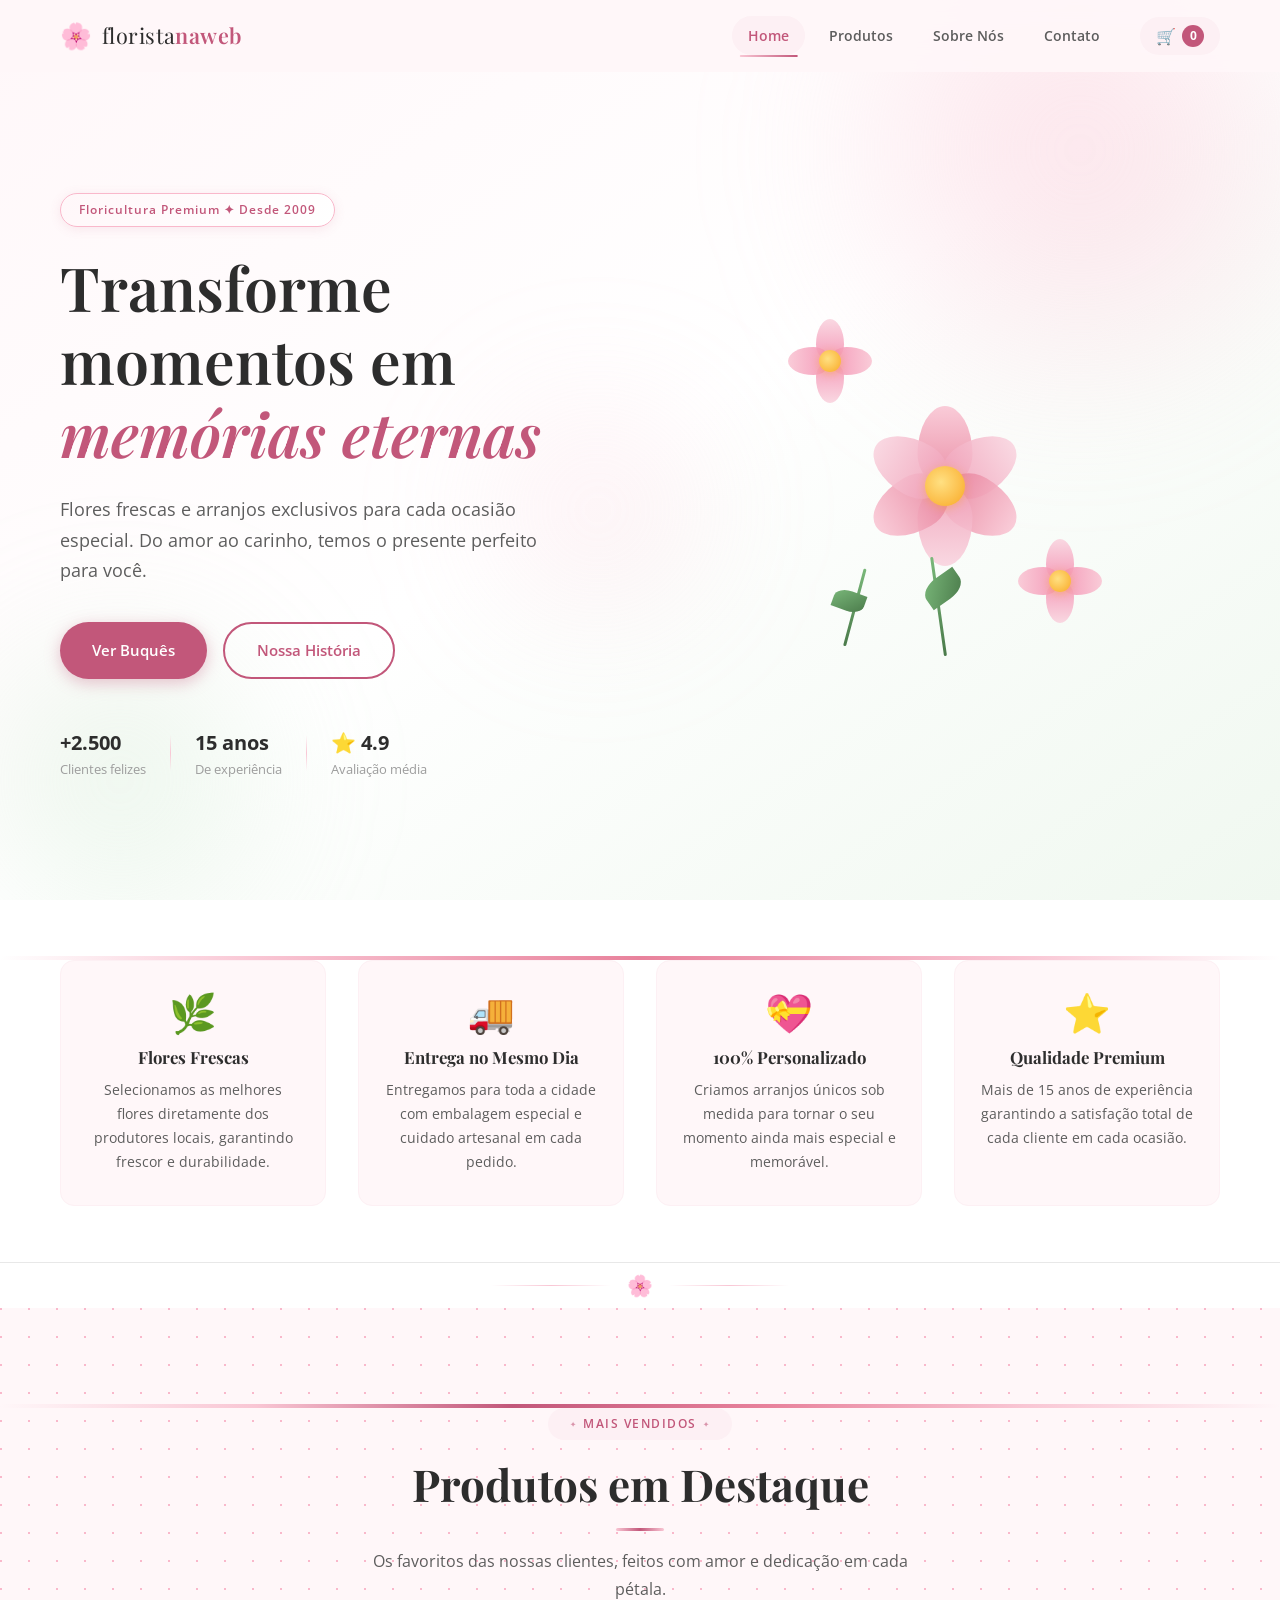
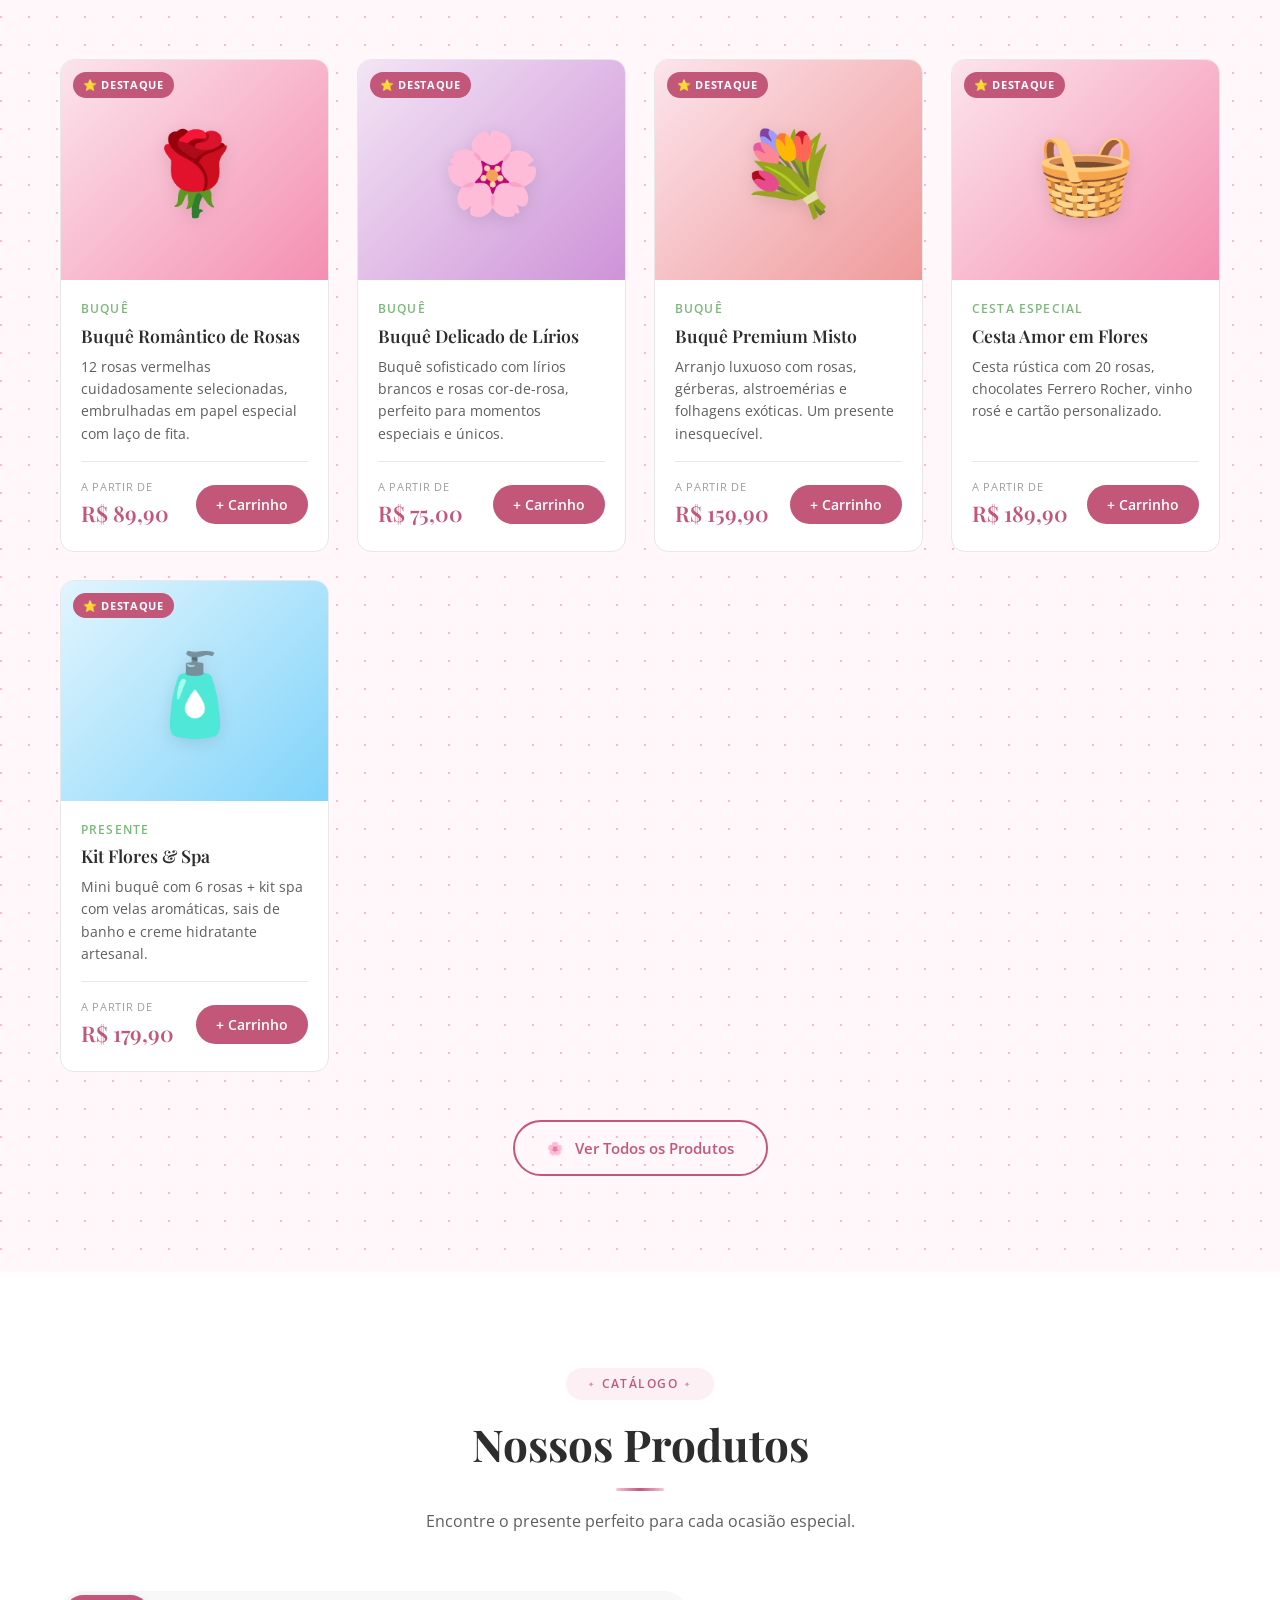
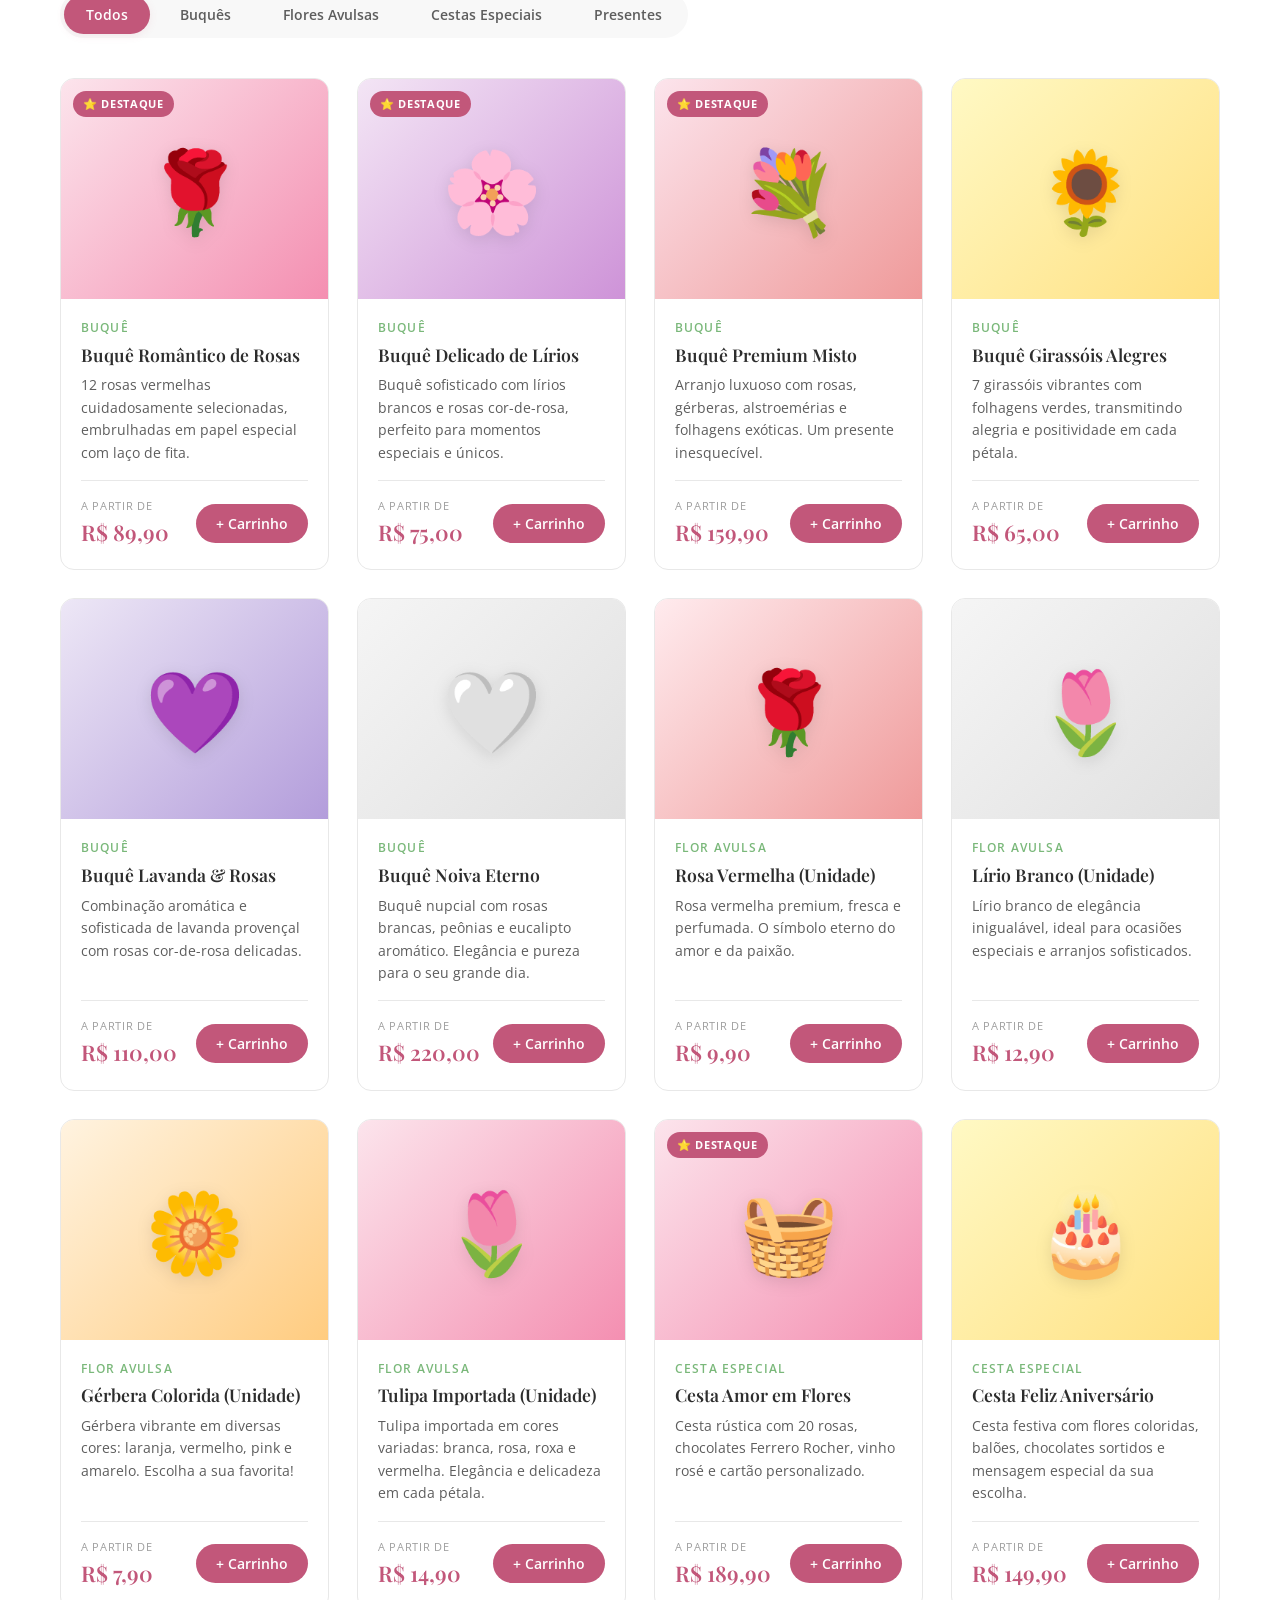
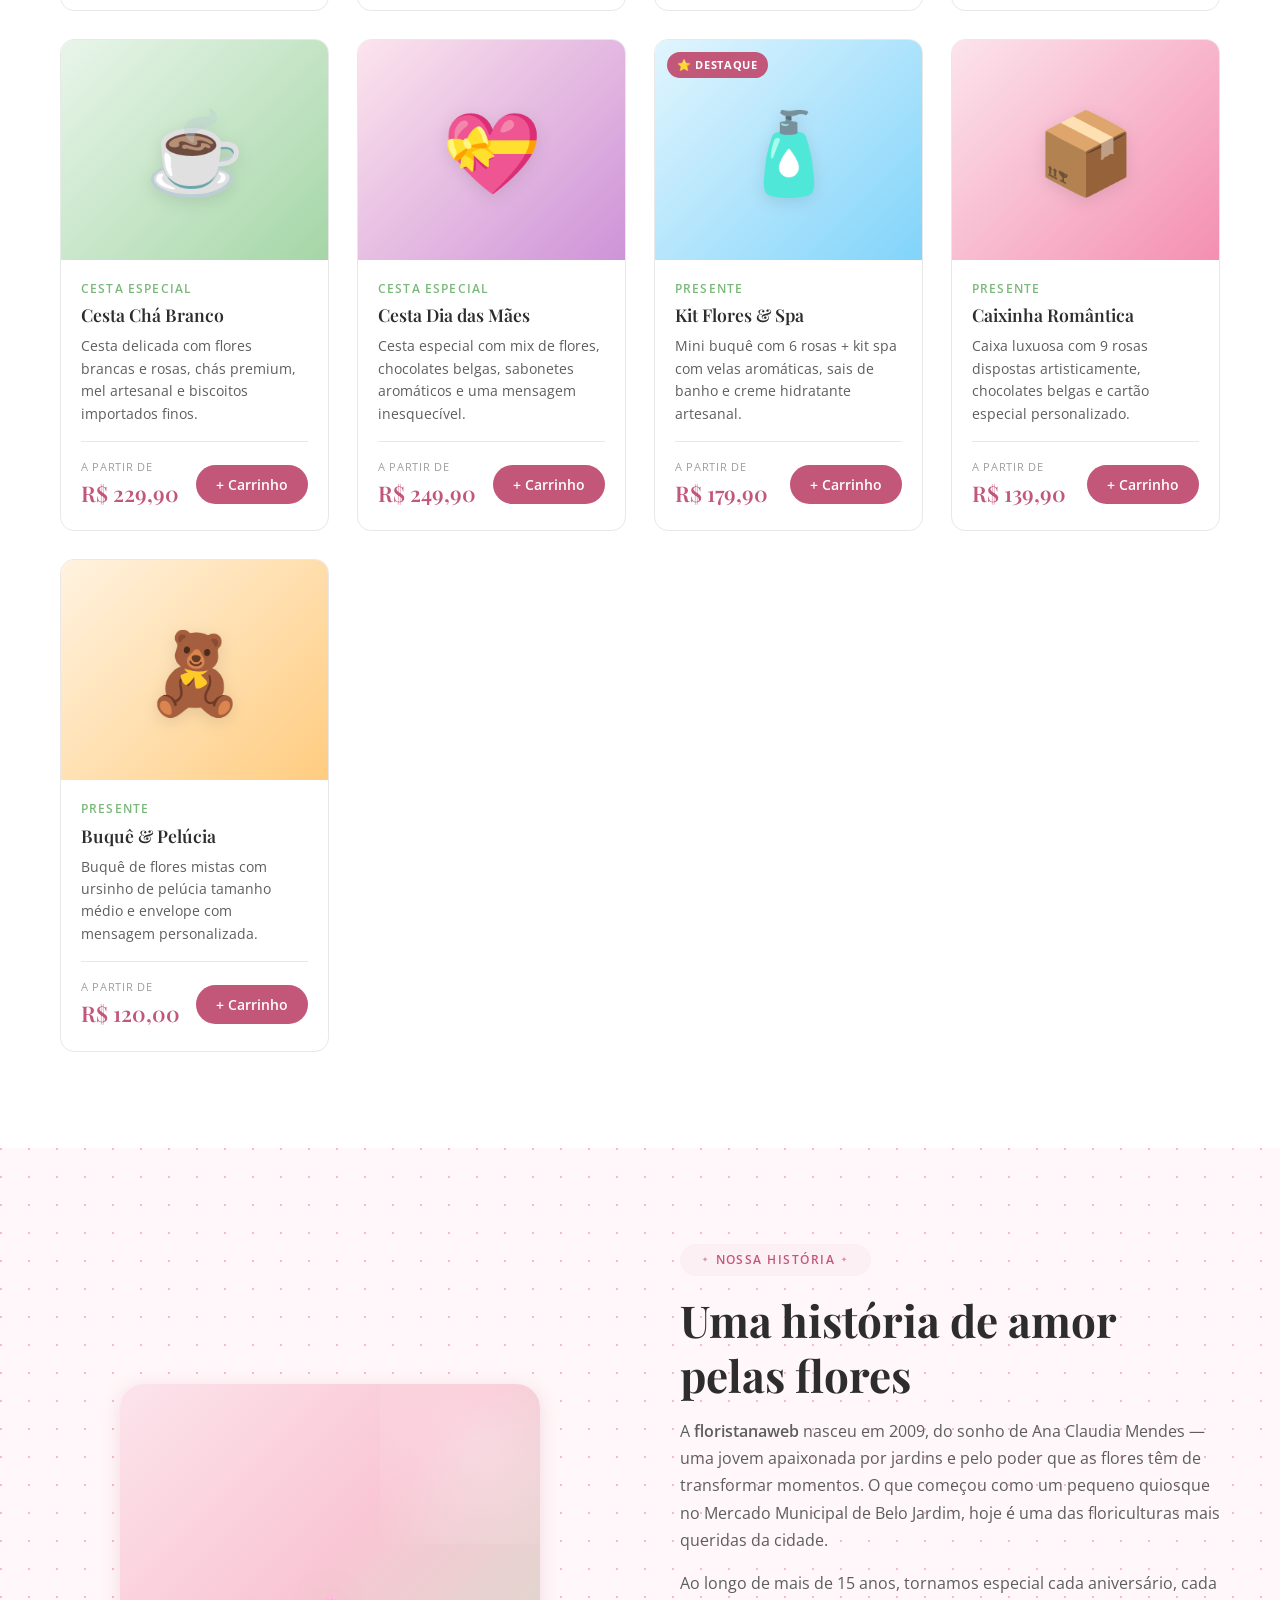
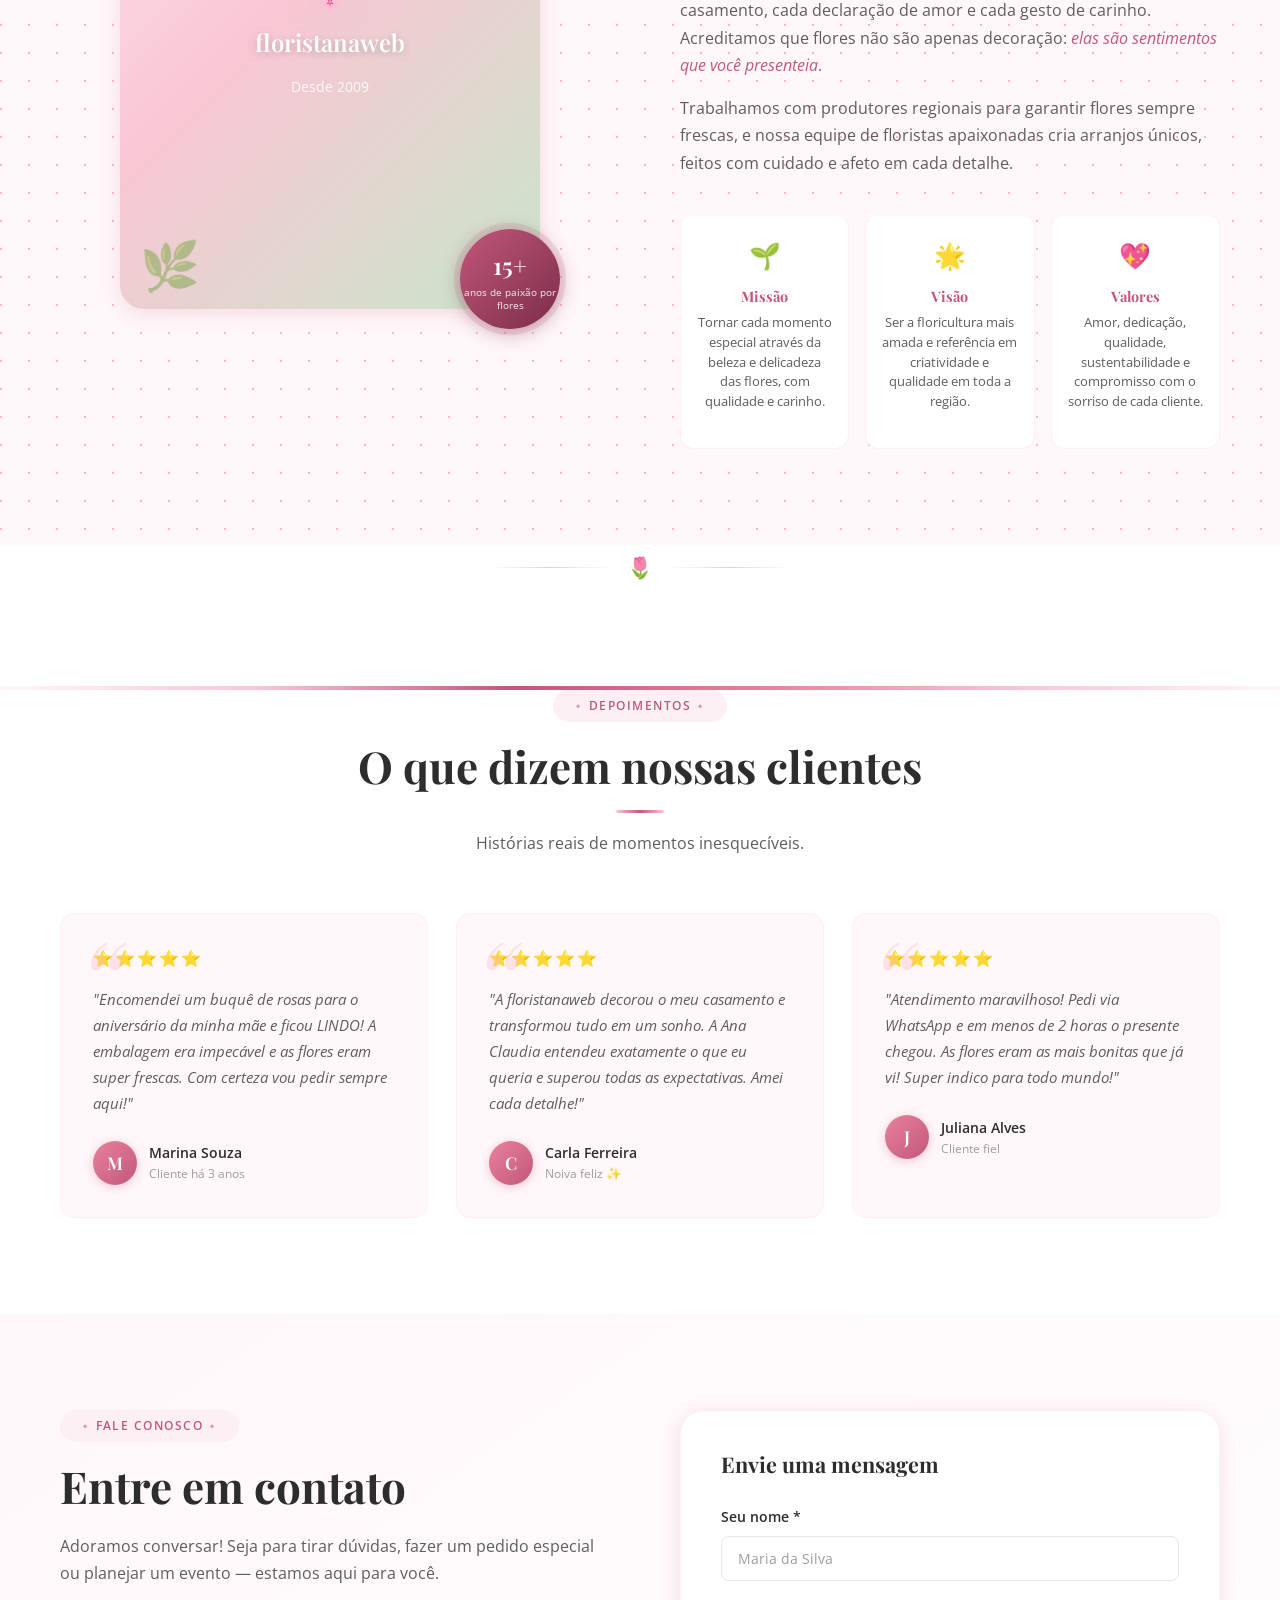
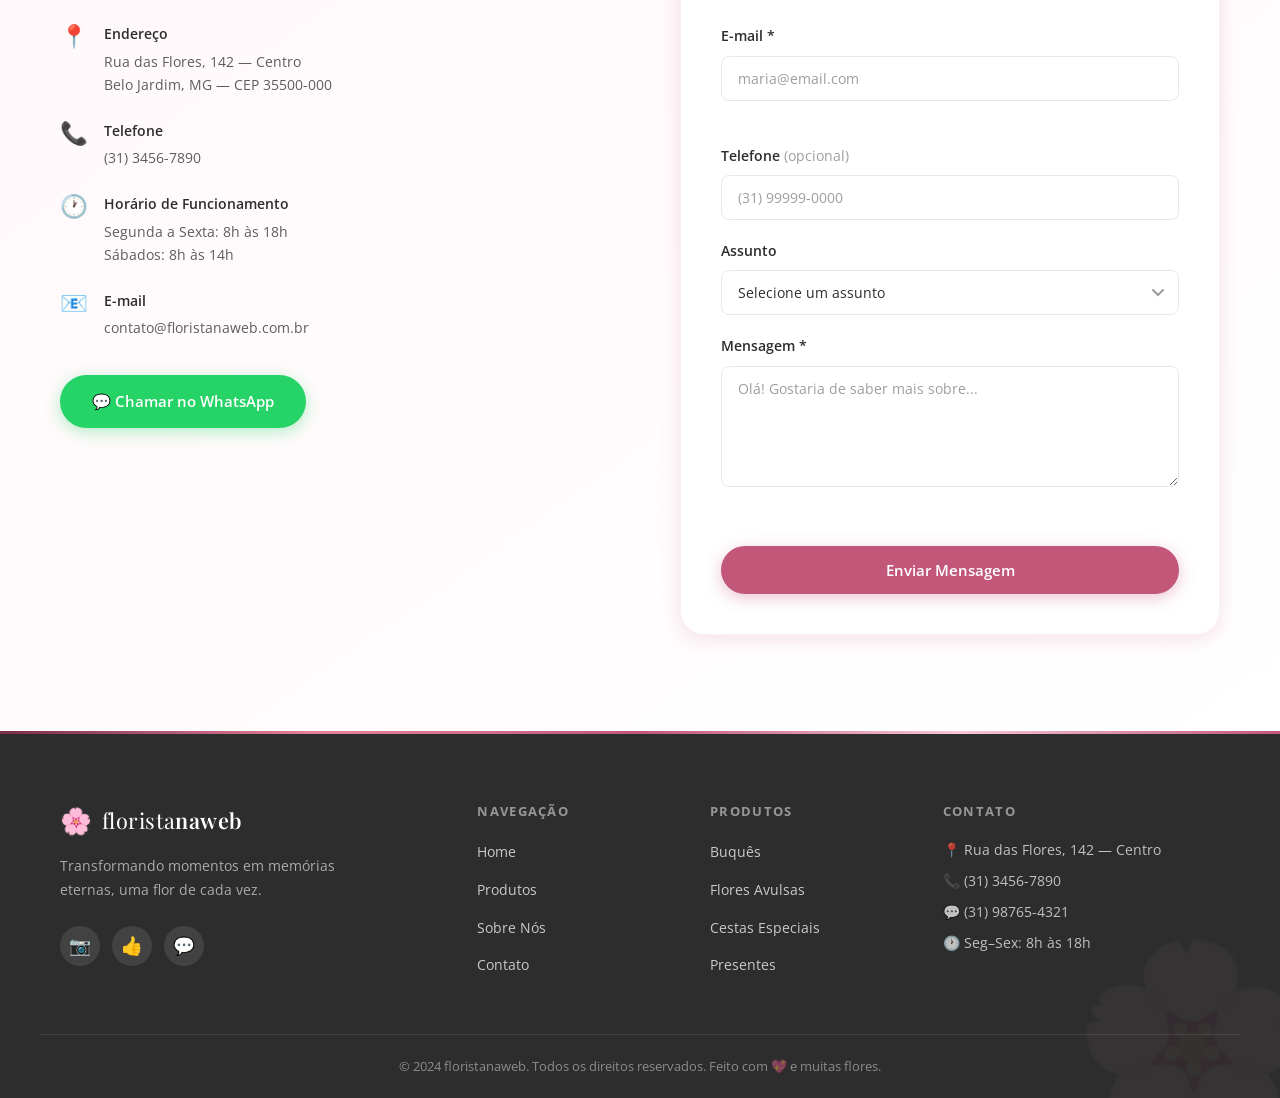
<file: index.html>
<!DOCTYPE html>
<html lang="pt-BR">
<head>
  <meta charset="UTF-8">
  <meta name="viewport" content="width=device-width, initial-scale=1.0">
  <meta name="description" content="floristanaweb - Floricultura especializada em buquês, arranjos e presentes florais para todos os momentos especiais.">
  <title>floristanaweb | Floricultura</title>

  <!-- Google Fonts: Playfair Display (títulos elegantes) + Open Sans (corpo do texto) -->
  <link rel="icon" type="image/svg+xml" href="favicon.svg">

  <link rel="preconnect" href="https://fonts.googleapis.com">
  <link rel="preconnect" href="https://fonts.gstatic.com" crossorigin>
  <link href="https://fonts.googleapis.com/css2?family=Playfair+Display:ital,wght@0,400;0,600;1,400&family=Open+Sans:wght@300;400;600&display=swap" rel="stylesheet">

  <link rel="stylesheet" href="style.css">
</head>
<body>

  <!-- ================================================
       HEADER — Navegação fixa com logo e menu mobile
  ================================================= -->
  <header class="header" id="header">
    <div class="container header__inner">

      <!-- Logo da loja -->
      <a href="#home" class="logo">
        <span class="logo__icon">🌸</span>
        <span class="logo__text">florista<strong>naweb</strong></span>
      </a>

      <!-- Menu de navegação (desktop) -->
      <nav class="nav" id="nav" aria-label="Menu principal">
        <ul class="nav__list">
          <li><a href="#home"    class="nav__link active">Home</a></li>
          <li><a href="#produtos" class="nav__link">Produtos</a></li>
          <li><a href="#sobre"   class="nav__link">Sobre Nós</a></li>
          <li><a href="#contato" class="nav__link">Contato</a></li>
        </ul>
      </nav>

      <!-- Botão do carrinho -->
      <button class="cart-btn" id="cartBtn" aria-label="Ver carrinho de compras">
        <span class="cart-btn__icon">🛒</span>
        <span class="cart-count" id="cartCount">0</span>
      </button>

      <!-- Botão hambúrguer (mobile) -->
      <button class="hamburger" id="hamburger" aria-label="Abrir menu" aria-expanded="false">
        <span class="hamburger__bar"></span>
        <span class="hamburger__bar"></span>
        <span class="hamburger__bar"></span>
      </button>

    </div>
  </header>

  <!-- Overlay do menu mobile -->
  <div class="nav-overlay" id="navOverlay"></div>


  <!-- ================================================
       HERO — Banner principal com CTA
  ================================================= -->
  <section class="hero" id="home">
    <!-- Elementos decorativos de fundo (CSS puro) -->
    <div class="hero__blob hero__blob--1"></div>
    <div class="hero__blob hero__blob--2"></div>
    <div class="hero__blob hero__blob--3"></div>

    <!-- Pétalas flutuantes animadas -->
    <div class="hero__petals" aria-hidden="true">
      <span class="petal petal--1"></span>
      <span class="petal petal--2"></span>
      <span class="petal petal--3"></span>
      <span class="petal petal--4"></span>
      <span class="petal petal--5"></span>
      <span class="petal petal--6"></span>
      <span class="petal petal--7"></span>
      <span class="petal petal--8"></span>
    </div>

    <div class="container hero__inner">
      <!-- Conteúdo principal do banner -->
      <div class="hero__content">
        <span class="badge">Floricultura Premium ✦ Desde 2009</span>
        <h1 class="hero__title">
          Transforme momentos em<br>
          <em>memórias eternas</em>
        </h1>
        <p class="hero__subtitle">
          Flores frescas e arranjos exclusivos para cada ocasião especial.
          Do amor ao carinho, temos o presente perfeito para você.
        </p>
        <div class="hero__actions">
          <a href="#produtos" class="btn btn--primary">Ver Buquês</a>
          <a href="#sobre"    class="btn btn--outline">Nossa História</a>
        </div>
        <!-- Indicadores sociais -->
        <div class="hero__social-proof">
          <div class="proof-item">
            <strong>+2.500</strong>
            <span>Clientes felizes</span>
          </div>
          <div class="proof-divider"></div>
          <div class="proof-item">
            <strong>15 anos</strong>
            <span>De experiência</span>
          </div>
          <div class="proof-divider"></div>
          <div class="proof-item">
            <strong>⭐ 4.9</strong>
            <span>Avaliação média</span>
          </div>
        </div>
      </div>

      <!-- Ilustração decorativa (CSS Art) -->
      <div class="hero__visual" aria-hidden="true">
        <div class="flower-container">
          <div class="flower">
            <div class="flower__petal flower__petal--1"></div>
            <div class="flower__petal flower__petal--2"></div>
            <div class="flower__petal flower__petal--3"></div>
            <div class="flower__petal flower__petal--4"></div>
            <div class="flower__petal flower__petal--5"></div>
            <div class="flower__petal flower__petal--6"></div>
            <div class="flower__center"></div>
          </div>
          <div class="flower flower--sm flower--sm1">
            <div class="flower__petal flower__petal--1"></div>
            <div class="flower__petal flower__petal--2"></div>
            <div class="flower__petal flower__petal--3"></div>
            <div class="flower__petal flower__petal--4"></div>
            <div class="flower__center"></div>
          </div>
          <div class="flower flower--sm flower--sm2">
            <div class="flower__petal flower__petal--1"></div>
            <div class="flower__petal flower__petal--2"></div>
            <div class="flower__petal flower__petal--3"></div>
            <div class="flower__petal flower__petal--4"></div>
            <div class="flower__center"></div>
          </div>
          <div class="stem stem--1"></div>
          <div class="stem stem--2"></div>
          <div class="leaf leaf--1"></div>
          <div class="leaf leaf--2"></div>
        </div>
      </div>
    </div>

  </section>


  <!-- ================================================
       DIFERENCIAIS — Por que escolher a floristanaweb
  ================================================= -->
  <section class="features" id="diferenciais">
    <div class="container features__grid">

      <div class="feature-card">
        <div class="feature-card__icon-wrap">🌿</div>
        <h3>Flores Frescas</h3>
        <p>Selecionamos as melhores flores diretamente dos produtores locais, garantindo frescor e durabilidade.</p>
      </div>

      <div class="feature-card">
        <div class="feature-card__icon-wrap">🚚</div>
        <h3>Entrega no Mesmo Dia</h3>
        <p>Entregamos para toda a cidade com embalagem especial e cuidado artesanal em cada pedido.</p>
      </div>

      <div class="feature-card">
        <div class="feature-card__icon-wrap">💝</div>
        <h3>100% Personalizado</h3>
        <p>Criamos arranjos únicos sob medida para tornar o seu momento ainda mais especial e memorável.</p>
      </div>

      <div class="feature-card">
        <div class="feature-card__icon-wrap">⭐</div>
        <h3>Qualidade Premium</h3>
        <p>Mais de 15 anos de experiência garantindo a satisfação total de cada cliente em cada ocasião.</p>
      </div>

    </div>
  </section>


  <!-- Ornamento floral entre seções -->
  <div class="floral-divider" aria-hidden="true">
    <span class="floral-divider__line"></span>
    <span class="floral-divider__bloom">🌸</span>
    <span class="floral-divider__line"></span>
  </div>

  <!-- ================================================
       DESTAQUES — Produtos mais vendidos
  ================================================= -->
  <section class="highlights">
    <div class="container">
      <div class="section-header">
        <span class="section-tag">Mais Vendidos</span>
        <h2 class="section-title">Produtos em Destaque</h2>
        <p class="section-subtitle">
          Os favoritos das nossas clientes, feitos com amor e dedicação em cada pétala.
        </p>
      </div>
      <!-- Grid preenchido dinamicamente pelo script.js -->
      <div class="products-grid" id="destaquesGrid"></div>

      <div class="highlights__cta">
        <a href="#produtos" class="btn btn--outline">Ver Todos os Produtos</a>
      </div>
    </div>
  </section>


  <!-- ================================================
       PRODUTOS — Catálogo completo com abas de filtro
  ================================================= -->
  <section class="catalog" id="produtos">
    <div class="container">
      <div class="section-header">
        <span class="section-tag">Catálogo</span>
        <h2 class="section-title">Nossos Produtos</h2>
        <p class="section-subtitle">Encontre o presente perfeito para cada ocasião especial.</p>
      </div>

      <!-- Abas de categorias -->
      <div class="tabs" id="tabs" role="tablist">
        <button class="tab tab--active" data-category="todos"     role="tab" aria-selected="true">Todos</button>
        <button class="tab"             data-category="buques"    role="tab" aria-selected="false">Buquês</button>
        <button class="tab"             data-category="flores"    role="tab" aria-selected="false">Flores Avulsas</button>
        <button class="tab"             data-category="cestas"    role="tab" aria-selected="false">Cestas Especiais</button>
        <button class="tab"             data-category="presentes" role="tab" aria-selected="false">Presentes</button>
      </div>

      <!-- Grid de produtos preenchido pelo script.js -->
      <div class="products-grid" id="productsGrid"></div>
    </div>
  </section>


  <!-- ================================================
       SOBRE NÓS — História, missão, visão e valores
  ================================================= -->
  <section class="about" id="sobre">
    <div class="container about__inner">

      <!-- Imagem / visual decorativo -->
      <div class="about__visual" aria-hidden="true">
        <div class="about__img-frame">
          <div class="about__img-placeholder">
            <span class="about__img-icon">🌸</span>
            <p>floristanaweb</p>
            <span>Desde 2009</span>
          </div>
          <!-- Decorações -->
          <div class="about__badge-years">
            <strong>15+</strong>
            <span>anos de paixão por flores</span>
          </div>
        </div>
      </div>

      <!-- Conteúdo textual -->
      <div class="about__content">
        <span class="section-tag">Nossa História</span>
        <h2 class="section-title">Uma história de amor<br>pelas flores</h2>

        <p>
          A <strong>floristanaweb</strong> nasceu em 2009, do sonho de Ana Claudia Mendes — uma jovem apaixonada
          por jardins e pelo poder que as flores têm de transformar momentos. O que começou como um pequeno
          quiosque no Mercado Municipal de Belo Jardim, hoje é uma das floriculturas mais queridas da cidade.
        </p>
        <p>
          Ao longo de mais de 15 anos, tornamos especial cada aniversário, cada casamento, cada declaração
          de amor e cada gesto de carinho. Acreditamos que flores não são apenas decoração:
          <em>elas são sentimentos que você presenteia</em>.
        </p>
        <p>
          Trabalhamos com produtores regionais para garantir flores sempre frescas, e nossa equipe de floristas
          apaixonadas cria arranjos únicos, feitos com cuidado e afeto em cada detalhe.
        </p>

        <!-- Missão, Visão e Valores -->
        <div class="about__mvv">
          <div class="mvv-card">
            <div class="mvv-card__icon">🌱</div>
            <h4>Missão</h4>
            <p>Tornar cada momento especial através da beleza e delicadeza das flores, com qualidade e carinho.</p>
          </div>
          <div class="mvv-card">
            <div class="mvv-card__icon">🌟</div>
            <h4>Visão</h4>
            <p>Ser a floricultura mais amada e referência em criatividade e qualidade em toda a região.</p>
          </div>
          <div class="mvv-card">
            <div class="mvv-card__icon">💖</div>
            <h4>Valores</h4>
            <p>Amor, dedicação, qualidade, sustentabilidade e compromisso com o sorriso de cada cliente.</p>
          </div>
        </div>
      </div>

    </div>
  </section>


  <!-- Ornamento floral entre seções -->
  <div class="floral-divider" aria-hidden="true">
    <span class="floral-divider__line"></span>
    <span class="floral-divider__bloom">🌷</span>
    <span class="floral-divider__line"></span>
  </div>

  <!-- ================================================
       DEPOIMENTOS — Avaliações de clientes
  ================================================= -->
  <section class="testimonials">
    <div class="container">
      <div class="section-header">
        <span class="section-tag">Depoimentos</span>
        <h2 class="section-title">O que dizem nossas clientes</h2>
        <p class="section-subtitle">Histórias reais de momentos inesquecíveis.</p>
      </div>

      <div class="testimonials__grid">

        <article class="testimonial-card">
          <div class="testimonial-card__stars" aria-label="5 estrelas">⭐⭐⭐⭐⭐</div>
          <blockquote>
            "Encomendei um buquê de rosas para o aniversário da minha mãe e ficou LINDO!
            A embalagem era impecável e as flores eram super frescas. Com certeza vou pedir sempre aqui!"
          </blockquote>
          <div class="testimonial-card__author">
            <div class="author-avatar" aria-hidden="true">M</div>
            <div class="author-info">
              <strong>Marina Souza</strong>
              <span>Cliente há 3 anos</span>
            </div>
          </div>
        </article>

        <article class="testimonial-card">
          <div class="testimonial-card__stars" aria-label="5 estrelas">⭐⭐⭐⭐⭐</div>
          <blockquote>
            "A floristanaweb decorou o meu casamento e transformou tudo em um sonho. A Ana Claudia
            entendeu exatamente o que eu queria e superou todas as expectativas. Amei cada detalhe!"
          </blockquote>
          <div class="testimonial-card__author">
            <div class="author-avatar" aria-hidden="true">C</div>
            <div class="author-info">
              <strong>Carla Ferreira</strong>
              <span>Noiva feliz ✨</span>
            </div>
          </div>
        </article>

        <article class="testimonial-card">
          <div class="testimonial-card__stars" aria-label="5 estrelas">⭐⭐⭐⭐⭐</div>
          <blockquote>
            "Atendimento maravilhoso! Pedi via WhatsApp e em menos de 2 horas o presente chegou.
            As flores eram as mais bonitas que já vi! Super indico para todo mundo!"
          </blockquote>
          <div class="testimonial-card__author">
            <div class="author-avatar" aria-hidden="true">J</div>
            <div class="author-info">
              <strong>Juliana Alves</strong>
              <span>Cliente fiel</span>
            </div>
          </div>
        </article>

      </div>
    </div>
  </section>


  <!-- ================================================
       CONTATO — Formulário + informações + WhatsApp
  ================================================= -->
  <section class="contact" id="contato">
    <div class="container contact__inner">

      <!-- Informações de contato -->
      <div class="contact__info">
        <span class="section-tag">Fale Conosco</span>
        <h2 class="section-title">Entre em contato</h2>
        <p class="contact__intro">
          Adoramos conversar! Seja para tirar dúvidas, fazer um pedido especial ou
          planejar um evento — estamos aqui para você.
        </p>

        <ul class="contact__details">
          <li class="contact-item">
            <span class="contact-item__icon" aria-hidden="true">📍</span>
            <div>
              <strong>Endereço</strong>
              <p>Rua das Flores, 142 — Centro<br>Belo Jardim, MG — CEP 35500-000</p>
            </div>
          </li>
          <li class="contact-item">
            <span class="contact-item__icon" aria-hidden="true">📞</span>
            <div>
              <strong>Telefone</strong>
              <p>(31) 3456-7890</p>
            </div>
          </li>
          <li class="contact-item">
            <span class="contact-item__icon" aria-hidden="true">🕐</span>
            <div>
              <strong>Horário de Funcionamento</strong>
              <p>Segunda a Sexta: 8h às 18h<br>Sábados: 8h às 14h</p>
            </div>
          </li>
          <li class="contact-item">
            <span class="contact-item__icon" aria-hidden="true">📧</span>
            <div>
              <strong>E-mail</strong>
              <p>contato@floristanaweb.com.br</p>
            </div>
          </li>
        </ul>

        <!-- Botão de WhatsApp com link direto -->
        <a href="https://wa.me/5531987654321?text=Olá!%20Vim%20pelo%20site%20e%20gostaria%20de%20fazer%20um%20pedido."
           target="_blank"
           rel="noopener noreferrer"
           class="btn btn--whatsapp">
          💬 Chamar no WhatsApp
        </a>
      </div>

      <!-- Formulário de contato -->
      <div class="contact__form-wrapper">
        <form class="contact-form" id="contactForm" novalidate>
          <h3>Envie uma mensagem</h3>

          <div class="form-group">
            <label for="name">Seu nome *</label>
            <input type="text" id="name" name="name"
                   placeholder="Maria da Silva" autocomplete="name" required>
            <span class="form-error" id="nameError" role="alert"></span>
          </div>

          <div class="form-group">
            <label for="email">E-mail *</label>
            <input type="email" id="email" name="email"
                   placeholder="maria@email.com" autocomplete="email" required>
            <span class="form-error" id="emailError" role="alert"></span>
          </div>

          <div class="form-group">
            <label for="phone">Telefone <span class="optional">(opcional)</span></label>
            <input type="tel" id="phone" name="phone"
                   placeholder="(31) 99999-0000" autocomplete="tel">
          </div>

          <div class="form-group">
            <label for="subject">Assunto</label>
            <select id="subject" name="subject">
              <option value="">Selecione um assunto</option>
              <option value="pedido">Fazer um pedido</option>
              <option value="evento">Decoração de evento</option>
              <option value="casamento">Casamento</option>
              <option value="duvida">Tirar uma dúvida</option>
              <option value="outro">Outro</option>
            </select>
          </div>

          <div class="form-group">
            <label for="message">Mensagem *</label>
            <textarea id="message" name="message" rows="5"
                      placeholder="Olá! Gostaria de saber mais sobre..." required></textarea>
            <span class="form-error" id="messageError" role="alert"></span>
          </div>

          <button type="submit" class="btn btn--primary btn--full" id="submitBtn">
            Enviar Mensagem
          </button>

          <!-- Feedback de sucesso (oculto por padrão) -->
          <div class="form-success" id="formSuccess" role="status" hidden>
            ✅ Mensagem enviada com sucesso! Entraremos em contato em breve.
          </div>
        </form>
      </div>

    </div>
  </section>


  <!-- ================================================
       FOOTER
  ================================================= -->
  <footer class="footer">
    <div class="container footer__inner">

      <!-- Coluna 1: Marca -->
      <div class="footer__brand">
        <a href="#home" class="logo logo--white">
          <span class="logo__icon">🌸</span>
          <span class="logo__text">florista<strong>naweb</strong></span>
        </a>
        <p>Transformando momentos em memórias eternas, uma flor de cada vez.</p>
        <div class="footer__social">
          <a href="#" aria-label="Instagram da floristanaweb" title="Instagram">📷</a>
          <a href="#" aria-label="Facebook da floristanaweb" title="Facebook">👍</a>
          <a href="https://wa.me/5531987654321" target="_blank" rel="noopener noreferrer" aria-label="WhatsApp" title="WhatsApp">💬</a>
        </div>
      </div>

      <!-- Coluna 2: Navegação -->
      <div class="footer__col">
        <h4>Navegação</h4>
        <ul>
          <li><a href="#home">Home</a></li>
          <li><a href="#produtos">Produtos</a></li>
          <li><a href="#sobre">Sobre Nós</a></li>
          <li><a href="#contato">Contato</a></li>
        </ul>
      </div>

      <!-- Coluna 3: Produtos -->
      <div class="footer__col">
        <h4>Produtos</h4>
        <ul>
          <li><a href="#produtos">Buquês</a></li>
          <li><a href="#produtos">Flores Avulsas</a></li>
          <li><a href="#produtos">Cestas Especiais</a></li>
          <li><a href="#produtos">Presentes</a></li>
        </ul>
      </div>

      <!-- Coluna 4: Contato -->
      <div class="footer__col">
        <h4>Contato</h4>
        <address>
          <p>📍 Rua das Flores, 142 — Centro</p>
          <p>📞 (31) 3456-7890</p>
          <p>💬 (31) 98765-4321</p>
          <p>🕐 Seg–Sex: 8h às 18h</p>
        </address>
      </div>

    </div>

    <div class="footer__bottom">
      <div class="container">
        <p>© 2024 floristanaweb. Todos os direitos reservados. Feito com 💖 e muitas flores.</p>
      </div>
    </div>
  </footer>


  <!-- ================================================
       MODAL DO CARRINHO
  ================================================= -->
  <div class="cart-modal" id="cartModal" role="dialog" aria-modal="true" aria-label="Carrinho de compras" hidden>
    <div class="cart-modal__overlay" id="cartOverlay"></div>
    <div class="cart-modal__panel">

      <div class="cart-modal__header">
        <h3>🛒 Seu Carrinho</h3>
        <button class="cart-modal__close" id="cartClose" aria-label="Fechar carrinho">✕</button>
      </div>

      <div class="cart-modal__body" id="cartBody">
        <div class="cart-empty">
          <span aria-hidden="true">🌸</span>
          <p>Seu carrinho está vazio.</p>
          <a href="#produtos" class="btn btn--outline btn--sm">Ver Produtos</a>
        </div>
      </div>

      <div class="cart-modal__footer" id="cartFooter" hidden>
        <div class="cart-summary">
          <div class="cart-summary__row">
            <span>Subtotal</span>
            <strong id="cartTotal">R$ 0,00</strong>
          </div>
          <p class="cart-summary__shipping">🚚 Frete calculado no checkout</p>
        </div>
        <button class="btn btn--whatsapp btn--full" id="checkoutBtn">
          💬 Finalizar Pedido via WhatsApp
        </button>
        <button class="btn btn--outline btn--full" id="clearCartBtn">
          🗑️ Limpar Carrinho
        </button>
      </div>

    </div>
  </div>


  <!-- Toast de notificação (feedback de ações) -->
  <div class="toast" id="toast" role="status" aria-live="polite"></div>

  <!-- Botão flutuante WhatsApp (visível apenas no mobile) -->
  <a href="https://wa.me/5531987654321?text=Olá!%20Vim%20pelo%20site%20e%20gostaria%20de%20fazer%20um%20pedido."
     target="_blank"
     rel="noopener noreferrer"
     class="fab-whatsapp"
     aria-label="Chamar no WhatsApp">
    💬
  </a>

  <script src="script.js"></script>
</body>
</html>
</file>
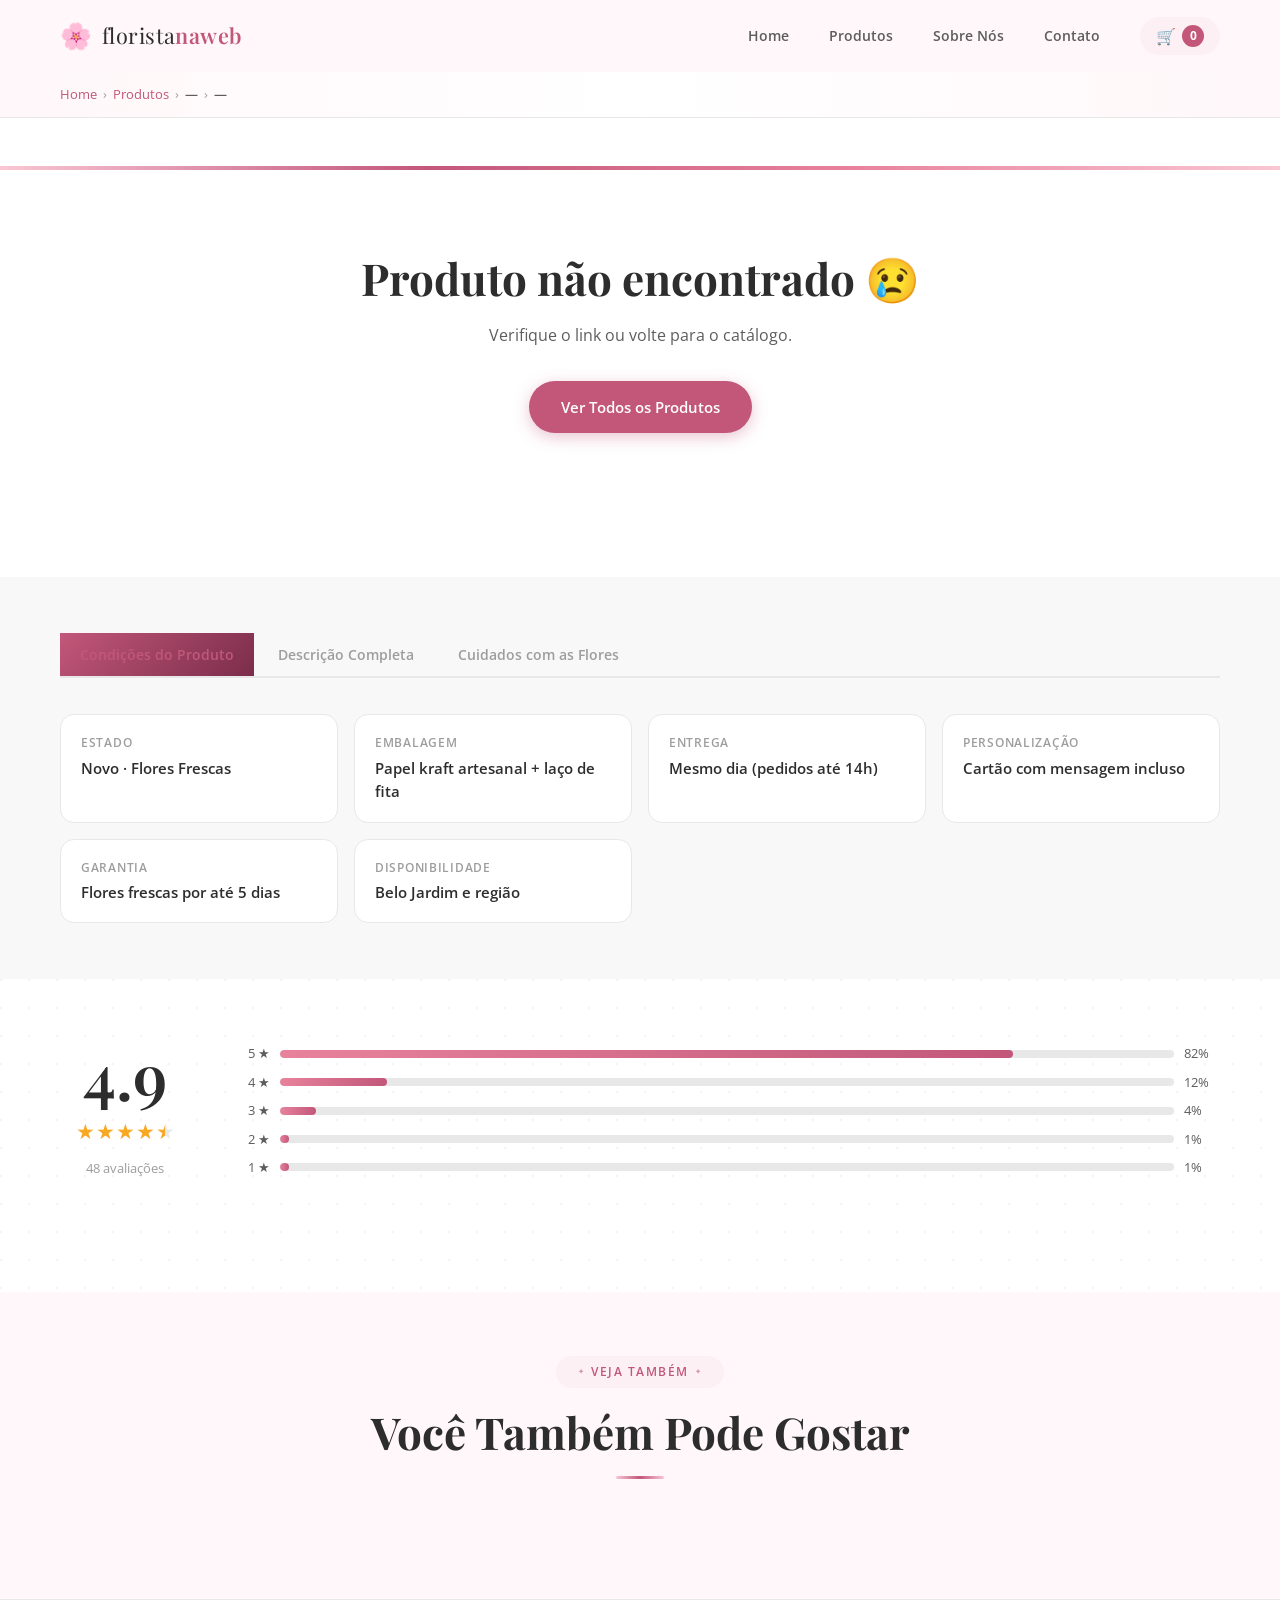
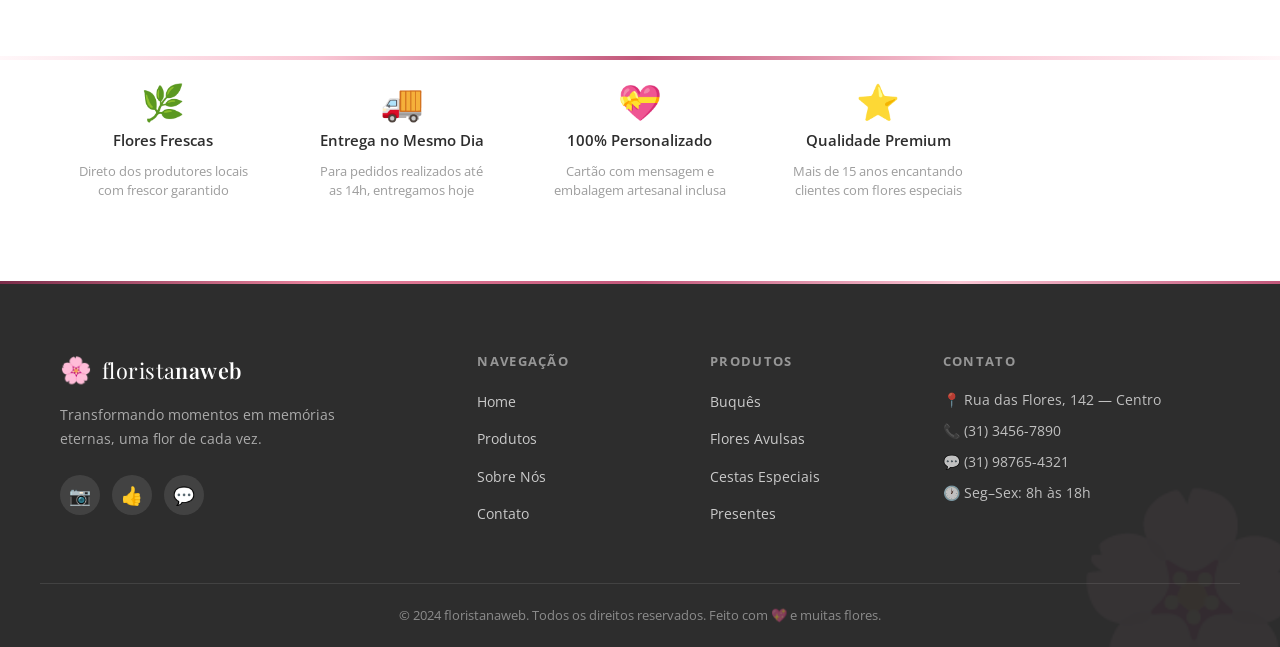
<file: produto.html>
<!DOCTYPE html>
<html lang="pt-BR">
<head>
  <meta charset="UTF-8">
  <meta name="viewport" content="width=device-width, initial-scale=1.0">
  <meta name="description" content="floristanaweb - Detalhes do produto">
  <title>Produto | floristanaweb</title>

  <link rel="icon" type="image/svg+xml" href="favicon.svg">

  <link rel="preconnect" href="https://fonts.googleapis.com">
  <link rel="preconnect" href="https://fonts.gstatic.com" crossorigin>
  <link href="https://fonts.googleapis.com/css2?family=Playfair+Display:ital,wght@0,400;0,600;1,400&family=Open+Sans:wght@300;400;600&display=swap" rel="stylesheet">

  <link rel="stylesheet" href="style.css">
  <link rel="stylesheet" href="produto.css">
</head>
<body>

  <!-- ================================================
       HEADER
  ================================================= -->
  <header class="header" id="header">
    <div class="container header__inner">
      <a href="index.html" class="logo">
        <span class="logo__icon">🌸</span>
        <span class="logo__text">florista<strong>naweb</strong></span>
      </a>

      <nav class="nav" id="nav" aria-label="Menu principal">
        <ul class="nav__list">
          <li><a href="index.html"           class="nav__link">Home</a></li>
          <li><a href="index.html#produtos"  class="nav__link">Produtos</a></li>
          <li><a href="index.html#sobre"     class="nav__link">Sobre Nós</a></li>
          <li><a href="index.html#contato"   class="nav__link">Contato</a></li>
        </ul>
      </nav>

      <button class="cart-btn" id="cartBtn" aria-label="Ver carrinho de compras">
        <span class="cart-btn__icon">🛒</span>
        <span class="cart-count" id="cartCount">0</span>
      </button>

      <button class="hamburger" id="hamburger" aria-label="Abrir menu" aria-expanded="false">
        <span class="hamburger__bar"></span>
        <span class="hamburger__bar"></span>
        <span class="hamburger__bar"></span>
      </button>
    </div>
  </header>

  <div class="nav-overlay" id="navOverlay"></div>


  <!-- ================================================
       BREADCRUMB
  ================================================= -->
  <div class="breadcrumb-bar">
    <div class="container">
      <nav class="breadcrumb" aria-label="Localização">
        <a href="index.html">Home</a>
        <span class="breadcrumb__sep">›</span>
        <a href="index.html#produtos">Produtos</a>
        <span class="breadcrumb__sep">›</span>
        <span id="breadcrumbCategoria" class="breadcrumb__current">—</span>
        <span class="breadcrumb__sep">›</span>
        <span id="breadcrumbNome" class="breadcrumb__current">—</span>
      </nav>
    </div>
  </div>


  <!-- ================================================
       PRODUTO PRINCIPAL
  ================================================= -->
  <section class="pd-section">
    <div class="container pd-inner">

      <!-- Galeria / Visual do produto -->
      <div class="pd-gallery">
        <div class="pd-gallery__main" id="pdImgMain">
          <span class="pd-gallery__icon" id="pdIcon" aria-hidden="true">🌸</span>
          <span class="pd-badge" id="pdBadge" hidden>Destaque</span>
        </div>

        <!-- Miniaturas decorativas -->
        <div class="pd-gallery__thumbs" id="pdThumbs">
          <div class="pd-thumb pd-thumb--active" data-index="0">
            <span id="pdThumb0Icon">🌸</span>
          </div>
          <div class="pd-thumb" data-index="1">
            <span>🌿</span>
          </div>
          <div class="pd-thumb" data-index="2">
            <span>🎀</span>
          </div>
        </div>
      </div>

      <!-- Informações do produto -->
      <div class="pd-info">

        <!-- Categoria + avaliação -->
        <div class="pd-info__top">
          <span class="pd-category" id="pdCategoria">—</span>
          <div class="pd-rating" aria-label="Avaliação 4.9 de 5 estrelas">
            <div class="pd-stars">
              <span class="star star--full">★</span>
              <span class="star star--full">★</span>
              <span class="star star--full">★</span>
              <span class="star star--full">★</span>
              <span class="star star--half">★</span>
            </div>
            <span class="pd-rating__count">(4.9) · <span id="pdReviewCount">48</span> avaliações</span>
          </div>
        </div>

        <h1 class="pd-name" id="pdNome">Carregando...</h1>

        <!-- Preço -->
        <div class="pd-price-block">
          <span class="pd-price" id="pdPreco">R$ 0,00</span>
          <span class="pd-price-parcel" id="pdParcel"></span>
        </div>

        <!-- Descrição curta -->
        <p class="pd-desc" id="pdDescricao">—</p>

        <!-- Disponibilidade + entrega -->
        <div class="pd-badges-row">
          <span class="pd-avail">✅ Em estoque</span>
          <span class="pd-ship">🚚 Entrega no mesmo dia</span>
        </div>

        <!-- Quantidade + botões de ação -->
        <div class="pd-actions">
          <div class="pd-qty">
            <button class="pd-qty__btn" id="pdQtyMinus" aria-label="Diminuir quantidade">−</button>
            <span class="pd-qty__val" id="pdQtyVal" aria-live="polite">1</span>
            <button class="pd-qty__btn" id="pdQtyPlus"  aria-label="Aumentar quantidade">+</button>
          </div>

          <button class="btn btn--primary pd-btn-cart" id="pdAddCart">
            🛒 Adicionar ao Carrinho
          </button>
        </div>

        <button class="btn btn--whatsapp pd-btn-wpp" id="pdBuyNow">
          💬 Comprar pelo WhatsApp
        </button>

        <!-- Garantias -->
        <div class="pd-guarantees">
          <div class="pd-guarantee">
            <span class="pd-guarantee__icon">🔒</span>
            <span>Pagamento seguro</span>
          </div>
          <div class="pd-guarantee">
            <span class="pd-guarantee__icon">🌿</span>
            <span>Flores frescas garantidas</span>
          </div>
          <div class="pd-guarantee">
            <span class="pd-guarantee__icon">🎀</span>
            <span>Embalagem especial inclusa</span>
          </div>
        </div>

      </div>
    </div>
  </section>


  <!-- ================================================
       ABAS: DETALHES / DESCRIÇÃO / CUIDADOS
  ================================================= -->
  <section class="pd-tabs-section">
    <div class="container">
      <div class="pd-tabs" role="tablist">
        <button class="pd-tab pd-tab--active" data-tab="detalhes" role="tab" aria-selected="true">Condições do Produto</button>
        <button class="pd-tab" data-tab="descricao" role="tab" aria-selected="false">Descrição Completa</button>
        <button class="pd-tab" data-tab="cuidados" role="tab" aria-selected="false">Cuidados com as Flores</button>
      </div>

      <div class="pd-tab-content">

        <!-- Condições -->
        <div class="pd-tab-pane pd-tab-pane--active" id="tab-detalhes">
          <div class="pd-details-grid">
            <div class="pd-detail-item">
              <span class="pd-detail-label">Estado</span>
              <span class="pd-detail-value">Novo · Flores Frescas</span>
            </div>
            <div class="pd-detail-item">
              <span class="pd-detail-label">Embalagem</span>
              <span class="pd-detail-value">Papel kraft artesanal + laço de fita</span>
            </div>
            <div class="pd-detail-item">
              <span class="pd-detail-label">Entrega</span>
              <span class="pd-detail-value">Mesmo dia (pedidos até 14h)</span>
            </div>
            <div class="pd-detail-item">
              <span class="pd-detail-label">Personalização</span>
              <span class="pd-detail-value">Cartão com mensagem incluso</span>
            </div>
            <div class="pd-detail-item">
              <span class="pd-detail-label">Garantia</span>
              <span class="pd-detail-value">Flores frescas por até 5 dias</span>
            </div>
            <div class="pd-detail-item">
              <span class="pd-detail-label">Disponibilidade</span>
              <span class="pd-detail-value">Belo Jardim e região</span>
            </div>
          </div>
        </div>

        <!-- Descrição -->
        <div class="pd-tab-pane" id="tab-descricao">
          <div class="pd-desc-full">
            <p id="pdDescFull">—</p>
            <br>
            <p>
              Cada arranjo da <strong>floristanaweb</strong> é cuidadosamente montado por nossas floristas com mais de 15 anos
              de experiência. Utilizamos somente flores frescas selecionadas diretamente dos melhores produtores locais,
              garantindo máximo frescor e durabilidade.
            </p>
            <br>
            <p>
              A embalagem é feita com papel kraft artesanal, fita de cetim e um cartão personalizado com a sua mensagem.
              O presente perfeito para qualquer ocasião especial!
            </p>
          </div>
        </div>

        <!-- Cuidados -->
        <div class="pd-tab-pane" id="tab-cuidados">
          <div class="pd-care-list">
            <div class="pd-care-item">
              <span class="pd-care-icon">💧</span>
              <div>
                <strong>Água fresca diariamente</strong>
                <p>Troque a água do vaso todos os dias e corte os talos em diagonal para absorção máxima.</p>
              </div>
            </div>
            <div class="pd-care-item">
              <span class="pd-care-icon">🌡️</span>
              <div>
                <strong>Temperatura ambiente</strong>
                <p>Mantenha as flores longe de fontes de calor, ar-condicionado direto e luz solar direta intensa.</p>
              </div>
            </div>
            <div class="pd-care-item">
              <span class="pd-care-icon">✂️</span>
              <div>
                <strong>Corte dos talos</strong>
                <p>A cada 2 dias, corte cerca de 1 cm dos talos em diagonal com uma tesoura limpa e afiada.</p>
              </div>
            </div>
            <div class="pd-care-item">
              <span class="pd-care-icon">🧴</span>
              <div>
                <strong>Conservante floral</strong>
                <p>Use o sachê de conservante que acompanha o arranjo na primeira troca de água para prolongar a vida das flores.</p>
              </div>
            </div>
          </div>
        </div>

      </div>
    </div>
  </section>


  <!-- ================================================
       AVALIAÇÕES DOS CLIENTES
  ================================================= -->
  <section class="pd-reviews-section">
    <div class="container">
      <div class="pd-reviews-header">
        <div class="pd-reviews-score">
          <div class="pd-score-big" id="pdScoreBig">4.9</div>
          <div class="pd-stars pd-stars--lg">
            <span class="star star--full">★</span>
            <span class="star star--full">★</span>
            <span class="star star--full">★</span>
            <span class="star star--full">★</span>
            <span class="star star--half">★</span>
          </div>
          <p id="pdReviewTotal">48 avaliações</p>
        </div>
        <div class="pd-score-bars">
          <div class="pd-score-bar">
            <span>5 ★</span>
            <div class="pd-bar"><div class="pd-bar__fill" style="width: 82%"></div></div>
            <span>82%</span>
          </div>
          <div class="pd-score-bar">
            <span>4 ★</span>
            <div class="pd-bar"><div class="pd-bar__fill" style="width: 12%"></div></div>
            <span>12%</span>
          </div>
          <div class="pd-score-bar">
            <span>3 ★</span>
            <div class="pd-bar"><div class="pd-bar__fill" style="width: 4%"></div></div>
            <span>4%</span>
          </div>
          <div class="pd-score-bar">
            <span>2 ★</span>
            <div class="pd-bar"><div class="pd-bar__fill" style="width: 1%"></div></div>
            <span>1%</span>
          </div>
          <div class="pd-score-bar">
            <span>1 ★</span>
            <div class="pd-bar"><div class="pd-bar__fill" style="width: 1%"></div></div>
            <span>1%</span>
          </div>
        </div>
      </div>

      <!-- Lista de avaliações -->
      <div class="pd-reviews-list" id="pdReviewsList">
        <!-- preenchido pelo JS -->
      </div>
    </div>
  </section>


  <!-- ================================================
       PRODUTOS RELACIONADOS
  ================================================= -->
  <section class="pd-related-section">
    <div class="container">
      <div class="section-header">
        <span class="section-tag">Veja Também</span>
        <h2 class="section-title">Você Também Pode Gostar</h2>
      </div>
      <div class="products-grid" id="pdRelatedGrid"></div>
    </div>
  </section>


  <!-- ================================================
       SELOS DE CONFIANÇA
  ================================================= -->
  <section class="pd-trust-section">
    <div class="container pd-trust-grid">
      <div class="pd-trust-item">
        <span class="pd-trust-icon">🌿</span>
        <strong>Flores Frescas</strong>
        <p>Direto dos produtores locais com frescor garantido</p>
      </div>
      <div class="pd-trust-item">
        <span class="pd-trust-icon">🚚</span>
        <strong>Entrega no Mesmo Dia</strong>
        <p>Para pedidos realizados até as 14h, entregamos hoje</p>
      </div>
      <div class="pd-trust-item">
        <span class="pd-trust-icon">💝</span>
        <strong>100% Personalizado</strong>
        <p>Cartão com mensagem e embalagem artesanal inclusa</p>
      </div>
      <div class="pd-trust-item">
        <span class="pd-trust-icon">⭐</span>
        <strong>Qualidade Premium</strong>
        <p>Mais de 15 anos encantando clientes com flores especiais</p>
      </div>
    </div>
  </section>


  <!-- ================================================
       FOOTER
  ================================================= -->
  <footer class="footer">
    <div class="container footer__inner">
      <div class="footer__brand">
        <a href="index.html" class="logo logo--white">
          <span class="logo__icon">🌸</span>
          <span class="logo__text">florista<strong>naweb</strong></span>
        </a>
        <p>Transformando momentos em memórias eternas, uma flor de cada vez.</p>
        <div class="footer__social">
          <a href="#" aria-label="Instagram">📷</a>
          <a href="#" aria-label="Facebook">👍</a>
          <a href="https://wa.me/5531987654321" target="_blank" rel="noopener noreferrer" aria-label="WhatsApp">💬</a>
        </div>
      </div>

      <div class="footer__col">
        <h4>Navegação</h4>
        <ul>
          <li><a href="index.html">Home</a></li>
          <li><a href="index.html#produtos">Produtos</a></li>
          <li><a href="index.html#sobre">Sobre Nós</a></li>
          <li><a href="index.html#contato">Contato</a></li>
        </ul>
      </div>

      <div class="footer__col">
        <h4>Produtos</h4>
        <ul>
          <li><a href="index.html#produtos">Buquês</a></li>
          <li><a href="index.html#produtos">Flores Avulsas</a></li>
          <li><a href="index.html#produtos">Cestas Especiais</a></li>
          <li><a href="index.html#produtos">Presentes</a></li>
        </ul>
      </div>

      <div class="footer__col">
        <h4>Contato</h4>
        <address>
          <p>📍 Rua das Flores, 142 — Centro</p>
          <p>📞 (31) 3456-7890</p>
          <p>💬 (31) 98765-4321</p>
          <p>🕐 Seg–Sex: 8h às 18h</p>
        </address>
      </div>
    </div>

    <div class="footer__bottom">
      <div class="container">
        <p>© 2024 floristanaweb. Todos os direitos reservados. Feito com 💖 e muitas flores.</p>
      </div>
    </div>
  </footer>


  <!-- MODAL DO CARRINHO -->
  <div class="cart-modal" id="cartModal" role="dialog" aria-modal="true" aria-label="Carrinho de compras" hidden>
    <div class="cart-modal__overlay" id="cartOverlay"></div>
    <div class="cart-modal__panel">
      <div class="cart-modal__header">
        <h3>🛒 Seu Carrinho</h3>
        <button class="cart-modal__close" id="cartClose" aria-label="Fechar carrinho">✕</button>
      </div>
      <div class="cart-modal__body" id="cartBody">
        <div class="cart-empty">
          <span aria-hidden="true">🌸</span>
          <p>Seu carrinho está vazio.</p>
          <a href="index.html#produtos" class="btn btn--outline btn--sm">Ver Produtos</a>
        </div>
      </div>
      <div class="cart-modal__footer" id="cartFooter" hidden>
        <div class="cart-summary">
          <div class="cart-summary__row">
            <span>Subtotal</span>
            <strong id="cartTotal">R$ 0,00</strong>
          </div>
          <p class="cart-summary__shipping">🚚 Frete calculado no checkout</p>
        </div>
        <button class="btn btn--whatsapp btn--full" id="checkoutBtn">
          💬 Finalizar Pedido via WhatsApp
        </button>
        <button class="btn btn--outline btn--full" id="clearCartBtn">
          🗑️ Limpar Carrinho
        </button>
      </div>
    </div>
  </div>

  <div class="toast" id="toast" role="status" aria-live="polite"></div>

  <!-- Botão flutuante WhatsApp (visível apenas no mobile) -->
  <a href="https://wa.me/5531987654321?text=Olá!%20Vim%20pelo%20site%20e%20gostaria%20de%20fazer%20um%20pedido."
     target="_blank"
     rel="noopener noreferrer"
     class="fab-whatsapp"
     aria-label="Chamar no WhatsApp">
    💬
  </a>

  <script src="produto.js"></script>
</body>
</html>
</file>
<file: style.css>
/* ============================================================
   floristanaweb — Folha de Estilos Principal
   Organização:
   1. Variáveis CSS (tokens de design)
   2. Reset e base
   3. Tipografia
   4. Utilitários e layout
   5. Header e navegação
   6. Hero
   7. Features (diferenciais)
   8. Highlights (destaques)
   9. Catálogo de produtos
   10. Seção Sobre Nós
   11. Depoimentos
   12. Contato
   13. Footer
   14. Modal do carrinho
   15. Toast
   16. Animações
   17. Media Queries (responsividade)
============================================================ */


/* ============================================================
   1. VARIÁVEIS CSS — Design Tokens
============================================================ */
:root {
  /* Paleta principal: rosa, verde e branco */
  --pink-900:   #7b2d4a;
  --pink-700:   #c2577a;
  --pink-500:   #e8829c;
  --pink-300:   #f9c6d4;
  --pink-100:   #fdf0f4;
  --pink-50:    #fff7f9;

  --green-700:  #4a7a4a;
  --green-500:  #7ab87a;
  --green-300:  #c8e6c9;
  --green-100:  #f1f8f1;

  --white:      #ffffff;
  --gray-800:   #2d2d2d;
  --gray-600:   #5d5d5d;
  --gray-400:   #9d9d9d;
  --gray-200:   #e8e8e8;
  --gray-100:   #f8f8f8;

  /* Sombras */
  --shadow-sm:  0 2px 8px rgba(194, 87, 122, 0.10);
  --shadow-md:  0 4px 20px rgba(194, 87, 122, 0.18);
  --shadow-lg:  0 8px 40px rgba(194, 87, 122, 0.25);

  /* Bordas */
  --radius-sm:  8px;
  --radius-md:  14px;
  --radius-lg:  24px;
  --radius-full: 9999px;

  /* Transições */
  --transition: all 0.3s ease;
  --transition-fast: all 0.18s ease;

  /* Espaçamentos de seção */
  --section-py: 96px;
  --section-py-sm: 56px;

  /* Header height */
  --header-h: 72px;
}


/* ============================================================
   2. RESET E BASE
============================================================ */
*, *::before, *::after {
  box-sizing: border-box;
  margin: 0;
  padding: 0;
}

html {
  scroll-behavior: smooth;
  font-size: 16px;
  -webkit-text-size-adjust: 100%;
}

body {
  font-family: 'Open Sans', Arial, Helvetica, sans-serif;
  font-weight: 400;
  line-height: 1.6;
  color: var(--gray-800);
  background-color: var(--white);
  overflow-x: hidden;
}

img {
  max-width: 100%;
  display: block;
}

a {
  color: inherit;
  text-decoration: none;
  transition: var(--transition-fast);
}

ul, ol {
  list-style: none;
}

button {
  cursor: pointer;
  border: none;
  background: none;
  font-family: inherit;
}

address {
  font-style: normal;
}

/* Scroll padding para seções com header fixo */
section[id] {
  scroll-margin-top: var(--header-h);
}


/* ============================================================
   3. TIPOGRAFIA
============================================================ */
h1, h2, h3, h4 {
  font-family: 'Playfair Display', Georgia, serif;
  line-height: 1.25;
  color: var(--gray-800);
}

h1 { font-size: clamp(2rem, 5vw, 3.5rem); }
h2 { font-size: clamp(1.75rem, 4vw, 2.75rem); }
h3 { font-size: clamp(1.2rem, 3vw, 1.6rem); }
h4 { font-size: 1.1rem; }

p {
  color: var(--gray-600);
  line-height: 1.75;
}

em { font-style: italic; }
strong { font-weight: 600; }


/* ============================================================
   4. UTILITÁRIOS E LAYOUT
============================================================ */
.container {
  width: 100%;
  max-width: 1200px;
  margin: 0 auto;
  padding: 0 20px;
}

/* Cabeçalho de seção padronizado */
.section-header {
  text-align: center;
  margin-bottom: 56px;
}

.section-tag {
  display: inline-block;
  font-size: 0.78rem;
  font-weight: 600;
  letter-spacing: 0.12em;
  text-transform: uppercase;
  color: var(--pink-700);
  background: var(--pink-100);
  padding: 6px 16px;
  border-radius: var(--radius-full);
  margin-bottom: 16px;
}

.section-title {
  margin-bottom: 16px;
  color: var(--gray-800);
}

.section-subtitle {
  max-width: 560px;
  margin: 0 auto;
  color: var(--gray-600);
}

/* Badge (hero) */
.badge {
  display: inline-block;
  font-size: 0.78rem;
  font-weight: 600;
  letter-spacing: 0.08em;
  color: var(--pink-700);
  background: var(--pink-100);
  border: 1px solid var(--pink-300);
  padding: 6px 18px;
  border-radius: var(--radius-full);
  margin-bottom: 24px;
}

/* ---- Botões ---- */
.btn {
  display: inline-flex;
  align-items: center;
  justify-content: center;
  gap: 8px;
  padding: 14px 32px;
  border-radius: var(--radius-full);
  font-family: 'Open Sans', sans-serif;
  font-size: 0.95rem;
  font-weight: 600;
  cursor: pointer;
  transition: var(--transition);
  white-space: nowrap;
  text-align: center;
}

.btn--primary {
  background: var(--pink-700);
  color: var(--white);
  box-shadow: 0 4px 16px rgba(194, 87, 122, 0.35);
}
.btn--primary:hover {
  background: var(--pink-900);
  box-shadow: 0 6px 24px rgba(194, 87, 122, 0.45);
  transform: translateY(-2px);
}

.btn--outline {
  background: transparent;
  color: var(--pink-700);
  border: 2px solid var(--pink-700);
}
.btn--outline:hover {
  background: var(--pink-700);
  color: var(--white);
  transform: translateY(-2px);
}

.btn--whatsapp {
  background: #25D366;
  color: var(--white);
  box-shadow: 0 4px 16px rgba(37, 211, 102, 0.35);
}
.btn--whatsapp:hover {
  background: #1da851;
  box-shadow: 0 6px 24px rgba(37, 211, 102, 0.45);
  transform: translateY(-2px);
}

.btn--full {
  width: 100%;
}

.btn--sm {
  padding: 10px 22px;
  font-size: 0.875rem;
}

/* ---- Grid de produtos (compartilhado) ---- */
.products-grid {
  display: grid;
  grid-template-columns: repeat(auto-fill, minmax(260px, 1fr));
  gap: 28px;
}


/* ============================================================
   5. HEADER E NAVEGAÇÃO
============================================================ */
.header {
  position: fixed;
  top: 0;
  left: 0;
  right: 0;
  z-index: 1000;
  height: var(--header-h);
  background: rgba(255, 247, 249, 0.92);
  backdrop-filter: blur(12px);
  -webkit-backdrop-filter: blur(12px);
  border-bottom: 1px solid transparent;
  transition: var(--transition);
}

/* Classe adicionada via JS ao rolar a página */
.header--scrolled {
  border-bottom-color: var(--pink-200, #f9c6d4);
  box-shadow: var(--shadow-sm);
}

.header__inner {
  display: flex;
  align-items: center;
  height: 100%;
  gap: 24px;
}

/* Logo */
.logo {
  display: flex;
  align-items: center;
  gap: 10px;
  text-decoration: none;
  flex-shrink: 0;
}

.logo__icon {
  font-size: 1.6rem;
  line-height: 1;
}

.logo__text {
  font-family: 'Playfair Display', serif;
  font-size: 1.35rem;
  color: var(--gray-800);
  letter-spacing: 0.02em;
}

.logo__text strong {
  color: var(--pink-700);
}

.logo--white .logo__text,
.logo--white .logo__text strong {
  color: var(--white);
}

/* Nav desktop */
.nav {
  margin-left: auto;
}

.nav__list {
  display: flex;
  gap: 8px;
}

.nav__link {
  display: block;
  padding: 8px 16px;
  font-size: 0.9rem;
  font-weight: 600;
  color: var(--gray-600);
  border-radius: var(--radius-full);
  transition: var(--transition-fast);
}

.nav__link:hover,
.nav__link.active {
  color: var(--pink-700);
  background: var(--pink-100);
}

/* Botão do carrinho */
.cart-btn {
  position: relative;
  display: flex;
  align-items: center;
  gap: 6px;
  padding: 8px 16px;
  background: var(--pink-100);
  border-radius: var(--radius-full);
  font-size: 1rem;
  color: var(--pink-700);
  font-weight: 600;
  transition: var(--transition-fast);
  flex-shrink: 0;
}

.cart-btn:hover {
  background: var(--pink-300);
}

.cart-count {
  display: inline-flex;
  align-items: center;
  justify-content: center;
  min-width: 22px;
  height: 22px;
  padding: 0 6px;
  background: var(--pink-700);
  color: var(--white);
  border-radius: var(--radius-full);
  font-size: 0.75rem;
  font-weight: 700;
}

/* Hambúrguer (mobile) */
.hamburger {
  display: none;
  flex-direction: column;
  justify-content: center;
  gap: 5px;
  width: 40px;
  height: 40px;
  padding: 6px;
  border-radius: var(--radius-sm);
  transition: var(--transition-fast);
  flex-shrink: 0;
}

.hamburger:hover {
  background: var(--pink-100);
}

.hamburger__bar {
  display: block;
  width: 100%;
  height: 2px;
  background: var(--gray-800);
  border-radius: 2px;
  transition: var(--transition);
  transform-origin: center;
}

/* Animação do hambúrguer quando aberto */
.hamburger.is-open .hamburger__bar:nth-child(1) {
  transform: translateY(7px) rotate(45deg);
}
.hamburger.is-open .hamburger__bar:nth-child(2) {
  opacity: 0;
  transform: scaleX(0);
}
.hamburger.is-open .hamburger__bar:nth-child(3) {
  transform: translateY(-7px) rotate(-45deg);
}

/* Overlay do menu mobile */
.nav-overlay {
  display: none;
  position: fixed;
  inset: 0;
  background: rgba(0, 0, 0, 0.4);
  z-index: 999;
  opacity: 0;
  pointer-events: none;
  transition: opacity 0.3s ease;
}

.nav-overlay.is-visible {
  opacity: 1;
  pointer-events: auto;
}


/* ============================================================
   6. HERO — Banner principal
============================================================ */
.hero {
  min-height: 100vh;
  display: flex;
  align-items: center;
  position: relative;
  overflow: hidden;
  padding: calc(var(--header-h) + 60px) 0 60px;
  background: linear-gradient(145deg, var(--pink-50) 0%, var(--white) 50%, #f0f8f0 100%);
}

/* Elementos decorativos de fundo (blobs) */
.hero__blob {
  position: absolute;
  border-radius: 50%;
  filter: blur(60px);
  pointer-events: none;
  z-index: 0;
}

.hero__blob--1 {
  width: 600px;
  height: 600px;
  background: radial-gradient(circle, rgba(249, 198, 212, 0.5) 0%, transparent 70%);
  top: -150px;
  right: -100px;
  animation: blobFloat 8s ease-in-out infinite;
}

.hero__blob--2 {
  width: 400px;
  height: 400px;
  background: radial-gradient(circle, rgba(200, 230, 201, 0.4) 0%, transparent 70%);
  bottom: -80px;
  left: -80px;
  animation: blobFloat 10s ease-in-out infinite reverse;
}

.hero__blob--3 {
  width: 300px;
  height: 300px;
  background: radial-gradient(circle, rgba(249, 198, 212, 0.3) 0%, transparent 70%);
  top: 40%;
  left: 35%;
  animation: blobFloat 6s ease-in-out infinite 2s;
}

.hero__inner {
  position: relative;
  z-index: 1;
  display: grid;
  grid-template-columns: 1fr 1fr;
  gap: 60px;
  align-items: center;
}

.hero__content {
  display: flex;
  flex-direction: column;
  align-items: flex-start;
}

.hero__title {
  font-size: clamp(2.2rem, 5vw, 3.8rem);
  font-weight: 600;
  line-height: 1.2;
  margin-bottom: 24px;
  color: var(--gray-800);
}

.hero__title em {
  color: var(--pink-700);
  font-style: italic;
}

.hero__subtitle {
  font-size: 1.1rem;
  color: var(--gray-600);
  margin-bottom: 36px;
  max-width: 480px;
  line-height: 1.75;
}

.hero__actions {
  display: flex;
  gap: 16px;
  flex-wrap: wrap;
  margin-bottom: 48px;
}

/* Social proof indicators */
.hero__social-proof {
  display: flex;
  align-items: center;
  gap: 24px;
  flex-wrap: wrap;
}

.proof-item {
  display: flex;
  flex-direction: column;
}

.proof-item strong {
  font-size: 1.25rem;
  font-weight: 700;
  color: var(--gray-800);
}

.proof-item span {
  font-size: 0.8rem;
  color: var(--gray-400);
}

.proof-divider {
  width: 1px;
  height: 36px;
  background: var(--gray-200);
}

/* Visual decorativo: CSS Art — Flor */
.hero__visual {
  display: flex;
  align-items: center;
  justify-content: center;
}

.flower-container {
  position: relative;
  width: 340px;
  height: 380px;
  display: flex;
  align-items: center;
  justify-content: center;
}

/* Flor principal */
.flower {
  position: relative;
  width: 140px;
  height: 140px;
}

.flower__petal {
  position: absolute;
  width: 55px;
  height: 80px;
  background: linear-gradient(180deg, var(--pink-300), var(--pink-500));
  border-radius: 50% 50% 50% 50% / 60% 60% 40% 40%;
  top: 50%;
  left: 50%;
  transform-origin: 50% 100%;
  opacity: 0.9;
}

.flower__petal--1 { transform: translate(-50%, -100%) rotate(0deg);   background: linear-gradient(180deg, #f9c6d4, #e8829c); }
.flower__petal--2 { transform: translate(-50%, -100%) rotate(60deg);  background: linear-gradient(180deg, #f9d4df, #f0a0b8); }
.flower__petal--3 { transform: translate(-50%, -100%) rotate(120deg); background: linear-gradient(180deg, #f9c6d4, #e8829c); }
.flower__petal--4 { transform: translate(-50%, -100%) rotate(180deg); background: linear-gradient(180deg, #f9d4df, #f0a0b8); }
.flower__petal--5 { transform: translate(-50%, -100%) rotate(240deg); background: linear-gradient(180deg, #f9c6d4, #e8829c); }
.flower__petal--6 { transform: translate(-50%, -100%) rotate(300deg); background: linear-gradient(180deg, #f9d4df, #f0a0b8); }

.flower__center {
  position: absolute;
  width: 40px;
  height: 40px;
  background: radial-gradient(circle at 40% 40%, #ffe082, #f9a825);
  border-radius: 50%;
  top: 50%;
  left: 50%;
  transform: translate(-50%, -50%);
  z-index: 2;
  box-shadow: 0 2px 8px rgba(249, 168, 37, 0.4);
}

/* Flores secundárias menores */
.flower--sm {
  position: absolute;
  width: 70px;
  height: 70px;
}

.flower--sm .flower__petal {
  width: 28px;
  height: 42px;
}

.flower--sm .flower__petal--1 { transform: translate(-50%, -100%) rotate(0deg);   background: linear-gradient(180deg, #f9d4df, #f48fb1); }
.flower--sm .flower__petal--2 { transform: translate(-50%, -100%) rotate(90deg);  background: linear-gradient(180deg, #f9c6d4, #f48fb1); }
.flower--sm .flower__petal--3 { transform: translate(-50%, -100%) rotate(180deg); background: linear-gradient(180deg, #f9d4df, #f48fb1); }
.flower--sm .flower__petal--4 { transform: translate(-50%, -100%) rotate(270deg); background: linear-gradient(180deg, #f9c6d4, #f48fb1); }

.flower--sm .flower__center {
  width: 22px;
  height: 22px;
}

.flower--sm1 { top: 30px; left: 20px; }
.flower--sm2 { bottom: 60px; right: 20px; }

/* Hastes e folhas */
.stem {
  position: absolute;
  width: 3px;
  background: linear-gradient(180deg, var(--green-500), var(--green-700));
  border-radius: 2px;
  bottom: 20px;
  transform-origin: bottom center;
}

.stem--1 {
  height: 100px;
  left: calc(50% - 1.5px);
  transform: rotate(-8deg);
}

.stem--2 {
  height: 80px;
  left: 20%;
  bottom: 30px;
  transform: rotate(15deg);
}

.leaf {
  position: absolute;
  width: 40px;
  height: 25px;
  background: linear-gradient(135deg, var(--green-500), var(--green-700));
  border-radius: 50% 0 50% 0;
}

.leaf--1 {
  bottom: 75px;
  left: calc(50% - 22px);
  transform: rotate(-35deg);
}

.leaf--2 {
  bottom: 65px;
  left: 17%;
  transform: rotate(20deg);
  width: 32px;
  height: 20px;
}

/* Indicador de scroll */
.scroll-indicator {
  position: absolute;
  bottom: 32px;
  left: 50%;
  transform: translateX(-50%);
  width: 32px;
  height: 48px;
  border: 2px solid var(--pink-300);
  border-radius: 16px;
  display: flex;
  align-items: flex-start;
  justify-content: center;
  padding-top: 8px;
  z-index: 2;
}

.scroll-indicator span {
  display: block;
  width: 4px;
  height: 10px;
  background: var(--pink-500);
  border-radius: 2px;
  animation: scrollBounce 2s ease-in-out infinite;
}


/* ============================================================
   7. FEATURES — Diferenciais da loja
============================================================ */
.features {
  padding: var(--section-py-sm) 0;
  background: var(--white);
  border-top: 1px solid var(--gray-200);
  border-bottom: 1px solid var(--gray-200);
}

.features__grid {
  display: grid;
  grid-template-columns: repeat(4, 1fr);
  gap: 32px;
}

.feature-card {
  text-align: center;
  padding: 32px 24px;
  border-radius: var(--radius-md);
  background: var(--pink-50);
  border: 1px solid var(--pink-100);
  transition: var(--transition);
}

.feature-card:hover {
  background: var(--pink-100);
  transform: translateY(-4px);
  box-shadow: var(--shadow-sm);
}

.feature-card__icon-wrap {
  font-size: 2.4rem;
  margin-bottom: 16px;
  display: block;
  line-height: 1;
}

.feature-card h3 {
  font-size: 1.05rem;
  margin-bottom: 10px;
  color: var(--gray-800);
}

.feature-card p {
  font-size: 0.9rem;
  color: var(--gray-600);
  line-height: 1.65;
}


/* ============================================================
   8. HIGHLIGHTS — Produtos em destaque
============================================================ */
.highlights {
  padding: var(--section-py) 0;
  background: var(--pink-50);
}

.highlights__cta {
  margin-top: 48px;
  text-align: center;
}


/* ============================================================
   9. CATÁLOGO DE PRODUTOS — Grid com filtro por abas
============================================================ */
.catalog {
  padding: var(--section-py) 0;
  background: var(--white);
}

/* Abas de filtro */
.tabs {
  display: flex;
  gap: 8px;
  flex-wrap: wrap;
  margin-bottom: 40px;
  padding: 4px;
  background: var(--gray-100);
  border-radius: var(--radius-full);
  width: fit-content;
  max-width: 100%;
}

.tab {
  padding: 10px 22px;
  border-radius: var(--radius-full);
  font-size: 0.875rem;
  font-weight: 600;
  color: var(--gray-600);
  background: transparent;
  transition: var(--transition-fast);
  white-space: nowrap;
}

.tab:hover {
  color: var(--pink-700);
  background: var(--white);
}

.tab--active {
  background: var(--pink-700);
  color: var(--white);
  box-shadow: var(--shadow-sm);
}

/* Card de produto */
.product-card {
  background: var(--white);
  border-radius: var(--radius-md);
  overflow: hidden;
  border: 1px solid var(--gray-200);
  transition: var(--transition);
  display: flex;
  flex-direction: column;
}

.product-card:hover {
  transform: translateY(-6px);
  box-shadow: var(--shadow-lg);
  border-color: var(--pink-300);
}

/* Área da imagem (placeholder estilizado) */
.product-card__img {
  position: relative;
  height: 220px;
  display: flex;
  align-items: center;
  justify-content: center;
  overflow: hidden;
}

.product-card__icon {
  font-size: 5rem;
  line-height: 1;
  filter: drop-shadow(0 4px 8px rgba(0,0,0,0.1));
  transition: transform 0.4s ease;
}

.product-card:hover .product-card__icon {
  transform: scale(1.12) rotate(-5deg);
}

/* Badge de destaque */
.product-card__badge {
  position: absolute;
  top: 12px;
  left: 12px;
  background: var(--pink-700);
  color: var(--white);
  font-size: 0.7rem;
  font-weight: 700;
  letter-spacing: 0.06em;
  text-transform: uppercase;
  padding: 4px 10px;
  border-radius: var(--radius-full);
}

/* Corpo do card */
.product-card__body {
  padding: 20px;
  display: flex;
  flex-direction: column;
  flex: 1;
}

.product-card__category {
  font-size: 0.72rem;
  font-weight: 600;
  letter-spacing: 0.1em;
  text-transform: uppercase;
  color: var(--green-500);
  margin-bottom: 6px;
}

.product-card__name {
  font-family: 'Playfair Display', serif;
  font-size: 1.1rem;
  font-weight: 600;
  color: var(--gray-800);
  margin-bottom: 8px;
  line-height: 1.3;
}

.product-card__name-link {
  color: inherit;
  text-decoration: none;
  transition: color 0.18s ease;
}

.product-card__name-link:hover {
  color: var(--pink-700);
}

.product-card__link-wrap {
  display: block;
  text-decoration: none;
  color: inherit;
}

.product-card__desc {
  font-size: 0.875rem;
  color: var(--gray-600);
  line-height: 1.6;
  flex: 1;
  margin-bottom: 16px;
}

/* Rodapé do card: preço + botão */
.product-card__footer {
  display: flex;
  align-items: center;
  justify-content: space-between;
  gap: 12px;
  border-top: 1px solid var(--gray-200);
  padding-top: 16px;
  margin-top: auto;
}

.product-card__price {
  display: flex;
  flex-direction: column;
}

.product-card__price-label {
  font-size: 0.7rem;
  color: var(--gray-400);
  text-transform: uppercase;
  letter-spacing: 0.06em;
}

.product-card__price-value {
  font-family: 'Playfair Display', serif;
  font-size: 1.35rem;
  font-weight: 600;
  color: var(--pink-700);
}

.product-card__btn {
  padding: 10px 20px;
  background: var(--pink-700);
  color: var(--white);
  border-radius: var(--radius-full);
  font-size: 0.85rem;
  font-weight: 600;
  transition: var(--transition-fast);
  flex-shrink: 0;
}

.product-card__btn:hover {
  background: var(--pink-900);
  transform: scale(1.04);
}

/* Animação de saída/entrada ao filtrar */
.product-card.hidden {
  display: none;
}

.product-card.fade-in {
  animation: fadeInUp 0.4s ease forwards;
}


/* ============================================================
   10. SOBRE NÓS
============================================================ */
.about {
  padding: var(--section-py) 0;
  background: var(--pink-50);
}

.about__inner {
  display: grid;
  grid-template-columns: 1fr 1fr;
  gap: 80px;
  align-items: center;
}

/* Visual decorativo */
.about__visual {
  display: flex;
  justify-content: center;
}

.about__img-frame {
  position: relative;
  width: 100%;
  max-width: 420px;
}

.about__img-placeholder {
  width: 100%;
  aspect-ratio: 4/5;
  background: linear-gradient(135deg, #fce4ec 0%, var(--pink-300) 40%, #c8e6c9 100%);
  border-radius: var(--radius-lg);
  display: flex;
  flex-direction: column;
  align-items: center;
  justify-content: center;
  gap: 12px;
  box-shadow: var(--shadow-md);
  position: relative;
  overflow: hidden;
}

.about__img-placeholder::before {
  content: '';
  position: absolute;
  width: 200px;
  height: 200px;
  background: radial-gradient(circle, rgba(255,255,255,0.3), transparent);
  top: -40px;
  right: -40px;
}

.about__img-icon {
  font-size: 6rem;
  line-height: 1;
  filter: drop-shadow(0 4px 16px rgba(194, 87, 122, 0.3));
}

.about__img-placeholder p {
  font-family: 'Playfair Display', serif;
  font-size: 1.5rem;
  font-weight: 600;
  color: var(--white);
  text-shadow: 0 2px 8px rgba(0,0,0,0.2);
}

.about__img-placeholder span {
  font-size: 0.9rem;
  color: rgba(255,255,255,0.85);
}

/* Badge de anos */
.about__badge-years {
  position: absolute;
  bottom: -20px;
  right: -20px;
  background: var(--pink-700);
  color: var(--white);
  width: 100px;
  height: 100px;
  border-radius: 50%;
  display: flex;
  flex-direction: column;
  align-items: center;
  justify-content: center;
  gap: 2px;
  box-shadow: var(--shadow-md);
  text-align: center;
}

.about__badge-years strong {
  font-family: 'Playfair Display', serif;
  font-size: 1.5rem;
  font-weight: 600;
}

.about__badge-years span {
  font-size: 0.62rem;
  line-height: 1.3;
  color: rgba(255,255,255,0.9);
}

/* Conteúdo textual */
.about__content .section-tag {
  display: inline-block;
  margin-bottom: 16px;
}

.about__content p {
  margin-bottom: 16px;
  font-size: 0.975rem;
}

/* Cards MVV (Missão, Visão e Valores) */
.about__mvv {
  display: grid;
  grid-template-columns: repeat(3, 1fr);
  gap: 16px;
  margin-top: 36px;
}

.mvv-card {
  padding: 20px 16px;
  background: var(--white);
  border-radius: var(--radius-md);
  border: 1px solid var(--pink-100);
  text-align: center;
  transition: var(--transition-fast);
}

.mvv-card:hover {
  border-color: var(--pink-300);
  box-shadow: var(--shadow-sm);
}

.mvv-card__icon {
  font-size: 1.6rem;
  margin-bottom: 10px;
}

.mvv-card h4 {
  font-size: 0.9rem;
  margin-bottom: 8px;
  color: var(--pink-700);
}

.mvv-card p {
  font-size: 0.8rem;
  line-height: 1.55;
  color: var(--gray-600);
}


/* ============================================================
   11. DEPOIMENTOS
============================================================ */
.testimonials {
  padding: var(--section-py) 0;
  background: var(--white);
}

.testimonials__grid {
  display: grid;
  grid-template-columns: repeat(3, 1fr);
  gap: 28px;
}

.testimonial-card {
  padding: 32px;
  background: var(--pink-50);
  border-radius: var(--radius-md);
  border: 1px solid var(--pink-100);
  transition: var(--transition);
}

.testimonial-card:hover {
  transform: translateY(-4px);
  box-shadow: var(--shadow-md);
}

.testimonial-card__stars {
  font-size: 1rem;
  margin-bottom: 16px;
  letter-spacing: 2px;
}

.testimonial-card blockquote {
  font-size: 0.925rem;
  color: var(--gray-600);
  line-height: 1.75;
  font-style: italic;
  margin-bottom: 24px;
  border: none;
  padding: 0;
}

.testimonial-card__author {
  display: flex;
  align-items: center;
  gap: 12px;
}

.author-avatar {
  width: 44px;
  height: 44px;
  background: var(--pink-700);
  color: var(--white);
  border-radius: 50%;
  display: flex;
  align-items: center;
  justify-content: center;
  font-family: 'Playfair Display', serif;
  font-size: 1.1rem;
  font-weight: 600;
  flex-shrink: 0;
}

.author-info {
  display: flex;
  flex-direction: column;
}

.author-info strong {
  font-size: 0.9rem;
  color: var(--gray-800);
}

.author-info span {
  font-size: 0.78rem;
  color: var(--gray-400);
}


/* ============================================================
   12. CONTATO
============================================================ */
.contact {
  padding: var(--section-py) 0;
  background: linear-gradient(145deg, var(--pink-50), var(--white));
}

.contact__inner {
  display: grid;
  grid-template-columns: 1fr 1fr;
  gap: 80px;
  align-items: flex-start;
}

.contact__info .section-tag {
  display: inline-block;
  margin-bottom: 16px;
}

.contact__info .section-title {
  margin-bottom: 20px;
}

.contact__intro {
  margin-bottom: 36px;
  font-size: 0.975rem;
}

.contact__details {
  display: flex;
  flex-direction: column;
  gap: 24px;
  margin-bottom: 36px;
}

.contact-item {
  display: flex;
  gap: 16px;
  align-items: flex-start;
}

.contact-item__icon {
  font-size: 1.4rem;
  line-height: 1;
  flex-shrink: 0;
  margin-top: 2px;
}

.contact-item strong {
  display: block;
  font-size: 0.875rem;
  color: var(--gray-800);
  margin-bottom: 4px;
}

.contact-item p {
  font-size: 0.9rem;
  color: var(--gray-600);
  line-height: 1.6;
  margin: 0;
}

/* Formulário */
.contact-form {
  background: var(--white);
  border-radius: var(--radius-lg);
  padding: 40px;
  box-shadow: var(--shadow-md);
  border: 1px solid var(--pink-100);
}

.contact-form h3 {
  font-size: 1.35rem;
  margin-bottom: 28px;
  color: var(--gray-800);
}

.form-group {
  margin-bottom: 20px;
}

.form-group label {
  display: block;
  font-size: 0.875rem;
  font-weight: 600;
  color: var(--gray-800);
  margin-bottom: 8px;
}

.optional {
  font-weight: 400;
  color: var(--gray-400);
}

.form-group input,
.form-group textarea,
.form-group select {
  width: 100%;
  padding: 12px 16px;
  border: 1.5px solid var(--gray-200);
  border-radius: var(--radius-sm);
  font-family: 'Open Sans', sans-serif;
  font-size: 0.9rem;
  color: var(--gray-800);
  background: var(--white);
  transition: var(--transition-fast);
  appearance: none;
  -webkit-appearance: none;
}

.form-group input::placeholder,
.form-group textarea::placeholder {
  color: var(--gray-400);
}

.form-group input:focus,
.form-group textarea:focus,
.form-group select:focus {
  outline: none;
  border-color: var(--pink-500);
  box-shadow: 0 0 0 3px rgba(232, 130, 156, 0.15);
}

.form-group input.error,
.form-group textarea.error {
  border-color: #e53935;
}

.form-group textarea {
  resize: vertical;
  min-height: 120px;
}

.form-group select {
  background-image: url("data:image/svg+xml,%3Csvg xmlns='http://www.w3.org/2000/svg' width='12' height='8' viewBox='0 0 12 8'%3E%3Cpath d='M1 1l5 5 5-5' stroke='%239d9d9d' stroke-width='2' fill='none' stroke-linecap='round'/%3E%3C/svg%3E");
  background-repeat: no-repeat;
  background-position: right 14px center;
  padding-right: 36px;
  cursor: pointer;
}

.form-error {
  display: block;
  font-size: 0.78rem;
  color: #e53935;
  margin-top: 6px;
  min-height: 18px;
}

.form-success {
  margin-top: 16px;
  padding: 14px 18px;
  background: #e8f5e9;
  border: 1px solid #a5d6a7;
  border-radius: var(--radius-sm);
  color: #2e7d32;
  font-size: 0.9rem;
  font-weight: 600;
}

.contact-form .btn {
  margin-top: 8px;
}


/* ============================================================
   13. FOOTER
============================================================ */
.footer {
  background: var(--gray-800);
  color: var(--white);
  padding-top: 72px;
}

.footer__inner {
  display: grid;
  grid-template-columns: 2fr 1fr 1fr 1.5fr;
  gap: 48px;
  padding-bottom: 56px;
  border-bottom: 1px solid rgba(255,255,255,0.1);
}

.footer__brand p {
  margin-top: 16px;
  font-size: 0.9rem;
  color: rgba(255,255,255,0.6);
  line-height: 1.65;
  max-width: 280px;
}

.footer__social {
  display: flex;
  gap: 12px;
  margin-top: 24px;
}

.footer__social a {
  display: flex;
  align-items: center;
  justify-content: center;
  width: 40px;
  height: 40px;
  background: rgba(255,255,255,0.1);
  border-radius: 50%;
  font-size: 1.1rem;
  transition: var(--transition-fast);
  text-decoration: none;
}

.footer__social a:hover {
  background: var(--pink-700);
  transform: translateY(-2px);
}

.footer__col h4 {
  font-family: 'Open Sans', sans-serif;
  font-size: 0.8rem;
  font-weight: 700;
  letter-spacing: 0.1em;
  text-transform: uppercase;
  color: rgba(255,255,255,0.5);
  margin-bottom: 20px;
}

.footer__col ul {
  display: flex;
  flex-direction: column;
  gap: 12px;
}

.footer__col ul a {
  font-size: 0.9rem;
  color: rgba(255,255,255,0.75);
  text-decoration: none;
  transition: color 0.2s;
}

.footer__col ul a:hover {
  color: var(--pink-300);
}

.footer__col address p {
  font-size: 0.875rem;
  color: rgba(255,255,255,0.7);
  margin-bottom: 10px;
  line-height: 1.5;
}

.footer__bottom {
  padding: 20px 0;
}

.footer__bottom p {
  font-size: 0.825rem;
  color: rgba(255,255,255,0.45);
  text-align: center;
}


/* ============================================================
   14. MODAL DO CARRINHO
============================================================ */
.cart-modal {
  position: fixed;
  inset: 0;
  z-index: 2000;
  display: flex;
  justify-content: flex-end;
}

.cart-modal[hidden] {
  display: none;
}

.cart-modal__overlay {
  position: absolute;
  inset: 0;
  background: rgba(0,0,0,0.45);
  backdrop-filter: blur(3px);
}

.cart-modal__panel {
  position: relative;
  z-index: 1;
  width: 100%;
  max-width: 440px;
  height: 100%;
  background: var(--white);
  display: flex;
  flex-direction: column;
  box-shadow: -8px 0 40px rgba(0,0,0,0.15);
  animation: slideInRight 0.3s ease;
}

.cart-modal__header {
  display: flex;
  align-items: center;
  justify-content: space-between;
  padding: 24px 28px;
  border-bottom: 1px solid var(--gray-200);
}

.cart-modal__header h3 {
  font-size: 1.2rem;
}

.cart-modal__close {
  width: 36px;
  height: 36px;
  display: flex;
  align-items: center;
  justify-content: center;
  border-radius: 50%;
  font-size: 1rem;
  color: var(--gray-600);
  transition: var(--transition-fast);
}

.cart-modal__close:hover {
  background: var(--gray-100);
  color: var(--gray-800);
}

.cart-modal__body {
  flex: 1;
  overflow-y: auto;
  padding: 24px 28px;
}

/* Estado vazio do carrinho */
.cart-empty {
  text-align: center;
  padding: 48px 20px;
}

.cart-empty span {
  font-size: 4rem;
  display: block;
  margin-bottom: 16px;
}

.cart-empty p {
  font-size: 1rem;
  color: var(--gray-600);
  margin-bottom: 24px;
}

/* Item no carrinho */
.cart-item {
  display: flex;
  gap: 16px;
  padding: 16px 0;
  border-bottom: 1px solid var(--gray-200);
  align-items: center;
}

.cart-item:last-child {
  border-bottom: none;
}

.cart-item__icon {
  width: 60px;
  height: 60px;
  border-radius: var(--radius-sm);
  display: flex;
  align-items: center;
  justify-content: center;
  font-size: 1.8rem;
  flex-shrink: 0;
}

.cart-item__info {
  flex: 1;
  min-width: 0;
}

.cart-item__name {
  font-size: 0.9rem;
  font-weight: 600;
  color: var(--gray-800);
  margin-bottom: 4px;
  white-space: nowrap;
  overflow: hidden;
  text-overflow: ellipsis;
}

.cart-item__price {
  font-size: 0.875rem;
  color: var(--pink-700);
  font-weight: 600;
}

.cart-item__controls {
  display: flex;
  align-items: center;
  gap: 10px;
  flex-shrink: 0;
}

.qty-btn {
  width: 28px;
  height: 28px;
  border-radius: 50%;
  background: var(--gray-100);
  color: var(--gray-800);
  font-size: 1rem;
  font-weight: 700;
  display: flex;
  align-items: center;
  justify-content: center;
  transition: var(--transition-fast);
}

.qty-btn:hover {
  background: var(--pink-100);
  color: var(--pink-700);
}

.cart-item__qty {
  font-size: 0.9rem;
  font-weight: 700;
  min-width: 20px;
  text-align: center;
}

/* Rodapé do carrinho */
.cart-modal__footer {
  padding: 24px 28px;
  border-top: 1px solid var(--gray-200);
  display: flex;
  flex-direction: column;
  gap: 12px;
}

.cart-modal__footer[hidden] {
  display: none;
}

.cart-summary__row {
  display: flex;
  justify-content: space-between;
  align-items: center;
  font-size: 1rem;
  font-weight: 600;
  color: var(--gray-800);
  margin-bottom: 4px;
}

.cart-summary__row strong {
  font-size: 1.2rem;
  color: var(--pink-700);
}

.cart-summary__shipping {
  font-size: 0.8rem;
  color: var(--gray-400);
  margin: 0 0 8px;
}


/* ============================================================
   15. TOAST — Notificação flutuante
============================================================ */
.toast {
  position: fixed;
  bottom: 32px;
  left: 50%;
  transform: translateX(-50%) translateY(20px);
  background: var(--gray-800);
  color: var(--white);
  padding: 14px 28px;
  border-radius: var(--radius-full);
  font-size: 0.9rem;
  font-weight: 600;
  z-index: 3000;
  opacity: 0;
  pointer-events: none;
  transition: opacity 0.3s ease, transform 0.3s ease;
  white-space: nowrap;
  max-width: calc(100vw - 40px);
  text-align: center;
}

.toast.show {
  opacity: 1;
  transform: translateX(-50%) translateY(0);
}

.toast--success { background: #2e7d32; }
.toast--error   { background: #c62828; }
.toast--pink    { background: var(--pink-700); }


/* ============================================================
   16. ANIMAÇÕES KEYFRAMES
============================================================ */
@keyframes blobFloat {
  0%, 100% { transform: translate(0, 0) scale(1); }
  33%       { transform: translate(15px, -20px) scale(1.04); }
  66%       { transform: translate(-10px, 10px) scale(0.97); }
}

@keyframes scrollBounce {
  0%, 100% { transform: translateY(0); opacity: 1; }
  50%       { transform: translateY(10px); opacity: 0.4; }
}

@keyframes fadeInUp {
  from { opacity: 0; transform: translateY(24px); }
  to   { opacity: 1; transform: translateY(0); }
}

@keyframes slideInRight {
  from { transform: translateX(100%); }
  to   { transform: translateX(0); }
}

/* Animação de entrada geral ao rolar a página */
.reveal {
  opacity: 0;
  transform: translateY(32px);
  transition: opacity 0.6s ease, transform 0.6s ease;
}

.reveal.is-visible {
  opacity: 1;
  transform: translateY(0);
}


/* ============================================================
   DETALHES DE DESIGN FLORAL
============================================================ */

/* ── Seleção de texto ── */
::selection {
  background: var(--pink-300);
  color: var(--pink-900);
}

/* ── Scrollbar personalizada (Webkit) ── */
::-webkit-scrollbar { width: 6px; }
::-webkit-scrollbar-track { background: var(--pink-50); }
::-webkit-scrollbar-thumb {
  background: var(--pink-300);
  border-radius: var(--radius-full);
}
::-webkit-scrollbar-thumb:hover { background: var(--pink-500); }

/* ── Linha decorativa abaixo do título de seção ── */
.section-header .section-title {
  position: relative;
  padding-bottom: 20px;
}

.section-header .section-title::after {
  content: '';
  position: absolute;
  bottom: 0;
  left: 50%;
  transform: translateX(-50%);
  width: 48px;
  height: 3px;
  background: linear-gradient(90deg, var(--pink-300), var(--pink-700), var(--pink-300));
  border-radius: var(--radius-full);
}

/* Pontinhos decorativos flanqueando o section-tag */
.section-tag::before,
.section-tag::after {
  content: '✦';
  font-size: 0.6em;
  margin: 0 6px;
  opacity: 0.6;
  vertical-align: middle;
}

/* ── Ornamento floral entre seções ── */
.floral-divider {
  display: flex;
  align-items: center;
  justify-content: center;
  gap: 16px;
  padding: 12px 0;
  background: var(--white);
}

.floral-divider__line {
  flex: 1;
  max-width: 120px;
  height: 1px;
  background: linear-gradient(90deg, transparent, var(--pink-300), transparent);
}

.floral-divider__bloom {
  font-size: 1.3rem;
  animation: floralSpin 8s linear infinite;
  display: inline-block;
  line-height: 1;
}

@keyframes floralSpin {
  0%   { transform: rotate(0deg) scale(1); }
  25%  { transform: rotate(90deg) scale(1.1); }
  50%  { transform: rotate(180deg) scale(1); }
  75%  { transform: rotate(270deg) scale(1.1); }
  100% { transform: rotate(360deg) scale(1); }
}

/* ── Pétalas flutuantes no hero ── */
.hero__petals {
  position: absolute;
  inset: 0;
  overflow: hidden;
  pointer-events: none;
  z-index: 0;
}

.petal {
  position: absolute;
  border-radius: 150% 0 150% 0;
  opacity: 0;
  animation: petalFall linear infinite;
}

/* Formas e cores variadas de pétalas */
.petal--1 { width: 12px; height: 20px; background: linear-gradient(135deg, #f9c6d4, #e8829c); left: 10%; animation-duration: 9s;  animation-delay: 0s;  }
.petal--2 { width: 8px;  height: 14px; background: linear-gradient(135deg, #f3e5f5, #ce93d8); left: 22%; animation-duration: 12s; animation-delay: 2s;  border-radius: 0 150% 0 150%; }
.petal--3 { width: 14px; height: 22px; background: linear-gradient(135deg, #fce4ec, #f48fb1); left: 38%; animation-duration: 8s;  animation-delay: 4s;  }
.petal--4 { width: 10px; height: 16px; background: linear-gradient(135deg, #fff9c4, #ffe082); left: 55%; animation-duration: 11s; animation-delay: 1s;  border-radius: 0 150% 0 150%; }
.petal--5 { width: 16px; height: 26px; background: linear-gradient(135deg, #f9c6d4, #c2577a); left: 68%; animation-duration: 10s; animation-delay: 3s;  }
.petal--6 { width: 9px;  height: 15px; background: linear-gradient(135deg, #e8f5e9, #a5d6a7); left: 78%; animation-duration: 13s; animation-delay: 0.5s; border-radius: 0 150% 0 150%; }
.petal--7 { width: 11px; height: 18px; background: linear-gradient(135deg, #fce4ec, #f48fb1); left: 88%; animation-duration: 7s;  animation-delay: 5s;  }
.petal--8 { width: 13px; height: 21px; background: linear-gradient(135deg, #ede7f6, #b39ddb); left: 48%; animation-duration: 14s; animation-delay: 6s;  border-radius: 0 150% 0 150%; }

@keyframes petalFall {
  0%   { opacity: 0;   transform: translateY(-40px) translateX(0)    rotate(0deg);   }
  8%   { opacity: 0.85; }
  50%  {              transform: translateY(50vh)   translateX(25px)  rotate(200deg); }
  92%  { opacity: 0.5; }
  100% { opacity: 0;   transform: translateY(105vh) translateX(-15px) rotate(380deg); }
}

/* ── Feature cards — glow e borda floral no hover ── */
.feature-card {
  position: relative;
  overflow: hidden;
}

.feature-card::before {
  content: '';
  position: absolute;
  inset: 0;
  border-radius: inherit;
  background: linear-gradient(135deg, rgba(249,198,212,0) 0%, rgba(249,198,212,0.25) 100%);
  opacity: 0;
  transition: opacity 0.35s ease;
}

.feature-card:hover::before { opacity: 1; }

.feature-card:hover .feature-card__icon-wrap {
  transform: scale(1.15) rotate(-6deg);
  transition: transform 0.35s cubic-bezier(0.34, 1.56, 0.64, 1);
  display: block;
}

.feature-card__icon-wrap {
  transition: transform 0.3s ease;
}

/* ── Decoração botânica no canto do card de produto ── */
.product-card {
  position: relative;
  overflow: hidden;
}

.product-card::after {
  content: '';
  position: absolute;
  bottom: -28px;
  right: -28px;
  width: 80px;
  height: 80px;
  border-radius: 50%;
  background: radial-gradient(circle, var(--pink-100) 0%, transparent 70%);
  opacity: 0;
  transition: opacity 0.4s ease, transform 0.4s ease;
  transform: scale(0.5);
  pointer-events: none;
}

.product-card:hover::after {
  opacity: 1;
  transform: scale(1.5);
}

/* Gradiente floral na imagem do card no hover */
.product-card__img::after {
  content: '';
  position: absolute;
  inset: 0;
  background: linear-gradient(180deg, transparent 50%, rgba(194, 87, 122, 0.08) 100%);
  opacity: 0;
  transition: opacity 0.3s ease;
  pointer-events: none; /* nunca bloqueia cliques/toques */
}

.product-card:hover .product-card__img::after { opacity: 1; }

/* ── Depoimentos — aspas decorativas ── */
.testimonial-card {
  position: relative;
  overflow: hidden;
}

.testimonial-card::before {
  content: '\201C'; /* " */
  font-family: 'Playfair Display', Georgia, serif;
  font-size: 7rem;
  line-height: 1;
  color: var(--pink-200, #f9b8cb);
  position: absolute;
  top: 8px;
  left: 16px;
  opacity: 0.35;
  pointer-events: none;
  font-style: italic;
}

/* ── Avatar com gradiente floral ── */
.author-avatar {
  background: linear-gradient(135deg, var(--pink-500), var(--pink-700));
  box-shadow: 0 2px 10px rgba(194, 87, 122, 0.3);
}

/* ── Padrão de pontos florais em seções alternadas ── */
.highlights,
.about {
  background-image:
    radial-gradient(circle at 1px 1px, var(--pink-200, #f9b8cb) 1px, transparent 0);
  background-size: 28px 28px;
  background-color: var(--pink-50);
}

/* ── Borda floral superior nas seções de destaque ── */
.highlights::before,
.testimonials::before {
  content: '';
  display: block;
  height: 4px;
  background: linear-gradient(90deg,
    var(--pink-50),
    var(--pink-300),
    var(--pink-700),
    var(--pink-500),
    var(--pink-300),
    var(--pink-50)
  );
}

/* ── Divisor de onda no topo das features ── */
.features {
  position: relative;
  border-top: none;
}

.features::before {
  content: '';
  display: block;
  height: 4px;
  background: linear-gradient(90deg,
    transparent,
    var(--pink-300) 20%,
    var(--pink-500) 50%,
    var(--pink-300) 80%,
    transparent
  );
}

/* ── Linha ornamental no rodapé do about__content ── */
.about__content em {
  color: var(--pink-700);
  font-style: italic;
}

.about__img-placeholder::after {
  content: '🌿';
  position: absolute;
  font-size: 3rem;
  bottom: 20px;
  left: 20px;
  opacity: 0.4;
  line-height: 1;
}

/* ── Footer com padrão sutil ── */
.footer {
  position: relative;
  overflow: hidden;
}

.footer::before {
  content: '';
  position: absolute;
  top: 0; left: 0; right: 0;
  height: 3px;
  background: linear-gradient(90deg,
    var(--pink-900),
    var(--pink-500),
    var(--pink-700),
    var(--pink-300),
    var(--pink-700)
  );
}

/* Pétala decorativa grande no footer */
.footer::after {
  content: '🌸';
  position: absolute;
  font-size: 12rem;
  right: -2rem;
  bottom: -2rem;
  opacity: 0.04;
  line-height: 1;
  pointer-events: none;
}

/* ── Inputs com foco floral ── */
.contact-form input:focus,
.contact-form select:focus,
.contact-form textarea:focus {
  outline: none;
  border-color: var(--pink-500);
  box-shadow: 0 0 0 3px rgba(232, 130, 156, 0.18);
}

/* ── Botão primário — brilho suave ao hover ── */
.btn--primary {
  position: relative;
  overflow: hidden;
}

.btn--primary::after {
  content: '';
  position: absolute;
  top: -50%;
  left: -60%;
  width: 40%;
  height: 200%;
  background: rgba(255, 255, 255, 0.18);
  transform: skewX(-20deg);
  transition: left 0.45s ease;
}

.btn--primary:hover::after {
  left: 130%;
}

/* ── Scroll indicator aprimorado ── */
.scroll-indicator {
  background: rgba(255,255,255,0.7);
  backdrop-filter: blur(4px);
  border-color: var(--pink-400, #e8829c);
  box-shadow: 0 2px 12px rgba(194, 87, 122, 0.15);
}

/* ── MVV cards — borda superior colorida ── */
.mvv-card {
  border-top: 3px solid transparent;
  background-clip: padding-box;
  position: relative;
}

.mvv-card::before {
  content: '';
  position: absolute;
  top: -3px; left: 0; right: 0;
  height: 3px;
  background: linear-gradient(90deg, var(--pink-300), var(--pink-700));
  border-radius: var(--radius-md) var(--radius-md) 0 0;
  opacity: 0;
  transition: opacity 0.3s ease;
}

.mvv-card:hover::before { opacity: 1; }

/* ── Badge hero aprimorado ── */
.badge {
  background: linear-gradient(135deg, var(--pink-50), var(--white));
  border: 1px solid var(--pink-200, #f9b8cb);
  box-shadow: 0 2px 12px rgba(194, 87, 122, 0.12);
}

/* ── Social proof aprimorado ── */
.proof-divider {
  width: 1px;
  height: 36px;
  background: linear-gradient(180deg, transparent, var(--pink-300), transparent);
}

/* ── Nav link — underline floral ── */
.nav__link {
  position: relative;
}

.nav__link::after {
  content: '';
  position: absolute;
  bottom: -2px;
  left: 50%;
  transform: translateX(-50%) scaleX(0);
  width: 80%;
  height: 2px;
  background: linear-gradient(90deg, var(--pink-300), var(--pink-700));
  border-radius: var(--radius-full);
  transition: transform 0.25s ease;
}

.nav__link:hover::after,
.nav__link.active::after {
  transform: translateX(-50%) scaleX(1);
}

/* ── Logo — ícone com animação suave ── */
.logo__icon {
  display: inline-block;
  transition: transform 0.4s cubic-bezier(0.34, 1.56, 0.64, 1);
}

.logo:hover .logo__icon {
  transform: rotate(15deg) scale(1.2);
}

/* ── Highlights CTA button com decoração ── */
.highlights__cta .btn--outline {
  position: relative;
}

.highlights__cta .btn--outline::before {
  content: '🌸';
  font-size: 0.85em;
  margin-right: 4px;
}

/* ── About badge com anel decorativo ── */
.about__badge-years {
  background: linear-gradient(135deg, var(--pink-700), var(--pink-900));
  box-shadow: 0 4px 20px rgba(123, 45, 74, 0.4), 0 0 0 6px rgba(194, 87, 122, 0.15);
}

/* ============================================================
   BOTÃO FLUTUANTE WHATSAPP (FAB)
============================================================ */
.fab-whatsapp {
  display: none; /* só aparece no mobile via media query */
  position: fixed;
  bottom: 20px;
  right: 20px;
  z-index: 900;
  width: 56px;
  height: 56px;
  border-radius: 50%;
  background: #25D366;
  color: var(--white);
  font-size: 1.6rem;
  align-items: center;
  justify-content: center;
  box-shadow: 0 4px 20px rgba(37, 211, 102, 0.45);
  transition: transform 0.2s ease, box-shadow 0.2s ease;
  text-decoration: none;
}

.fab-whatsapp:hover,
.fab-whatsapp:focus {
  transform: scale(1.1);
  box-shadow: 0 6px 28px rgba(37, 211, 102, 0.55);
}


/* ============================================================
   17. MEDIA QUERIES — RESPONSIVIDADE
============================================================ */

/* ---- Desktop médio — até 1024px ---- */
@media (max-width: 1024px) {
  :root { --section-py: 72px; }

  .features__grid        { grid-template-columns: repeat(2, 1fr); gap: 20px; }
  .about__inner          { gap: 48px; }
  .testimonials__grid    { grid-template-columns: 1fr 1fr; }
  .footer__inner         { grid-template-columns: 1fr 1fr; gap: 36px; }
}

/* ---- Tablet — até 768px ---- */
@media (max-width: 768px) {
  :root {
    --section-py:    64px;
    --section-py-sm: 40px;
    --header-h:      60px;
  }

  .container { padding: 0 24px; }

  /* Header */
  .hamburger { display: flex; order: 3; }

  .cart-btn {
    order: 2;
    padding: 8px 14px;
    font-size: 0.9rem;
    min-height: 40px;
  }

  /* Nav gaveta lateral */
  .nav {
    position: fixed;
    top: 0; left: 0;
    height: 100%;
    width: 72vw;
    max-width: 280px;
    background: var(--white);
    z-index: 1000;
    padding: calc(var(--header-h) + 28px) 24px 28px;
    transform: translateX(-100%);
    transition: transform 0.32s cubic-bezier(0.4, 0, 0.2, 1);
    box-shadow: 4px 0 32px rgba(0,0,0,0.12);
    overflow-y: auto;
    -webkit-overflow-scrolling: touch;
  }

  .nav.is-open        { transform: translateX(0); }
  .nav-overlay        { display: block; pointer-events: none; }
  .nav__list          { flex-direction: column; gap: 6px; }

  .nav__link {
    padding: 14px 18px;
    font-size: 1rem;
    border-radius: var(--radius-sm);
    min-height: 48px;
    display: flex;
    align-items: center;
  }

  /* Hero */
  .hero {
    padding: calc(var(--header-h) + 48px) 0 56px;
    min-height: auto;
  }

  .hero__inner    { grid-template-columns: 1fr; text-align: center; gap: 36px; }
  .hero__content  { align-items: center; order: 2; }
  .hero__visual   { order: 1; }

  .hero__subtitle   { font-size: 1rem; margin-bottom: 32px; }
  .hero__actions    { justify-content: center; gap: 14px; }
  .hero__social-proof { justify-content: center; gap: 20px; }
  .proof-item strong  { font-size: 1.1rem; }
  .proof-item span    { font-size: 0.75rem; }

  .flower-container { width: 200px; height: 220px; }
  .flower           { width: 90px; height: 90px; }
  .flower__petal    { width: 36px; height: 54px; }
  .flower__center   { width: 28px; height: 28px; }
  .flower--sm       { width: 54px; height: 54px; }
  .flower--sm .flower__petal { width: 22px; height: 32px; }

  /* Features */
  .features__grid { grid-template-columns: repeat(2, 1fr); gap: 16px; }
  .feature-card   { padding: 28px 20px; }

  /* Section headers */
  .section-header  { margin-bottom: 36px; }

  /* Produtos — 2 colunas compactas */
  .products-grid { grid-template-columns: repeat(2, 1fr); gap: 14px; }

  .product-card__img        { height: 160px; }
  .product-card__icon       { font-size: 4rem; }
  .product-card__body       { padding: 14px; }
  .product-card__category   { font-size: 0.65rem; margin-bottom: 4px; }
  .product-card__name       { font-size: 0.92rem; margin-bottom: 4px; line-height: 1.3; }
  .product-card__desc       { display: none; }
  .product-card__footer     { flex-direction: column; align-items: stretch; padding-top: 12px; gap: 8px; }
  .product-card__price-label { display: none; }
  .product-card__price-value { font-size: 1rem; }
  .product-card__btn        { padding: 12px; font-size: 0.8rem; min-height: 44px; width: 100%; text-align: center; }

  /* Abas */
  .tabs {
    overflow-x: auto;
    -webkit-overflow-scrolling: touch;
    scrollbar-width: none;
    flex-wrap: nowrap;
    padding: 5px;
    border-radius: var(--radius-md);
  }
  .tabs::-webkit-scrollbar { display: none; }
  .tab { flex-shrink: 0; padding: 11px 20px; font-size: 0.85rem; min-height: 44px; }

  /* Sobre Nós */
  .about__inner     { grid-template-columns: 1fr; gap: 40px; }
  .about__visual    { order: -1; }
  .about__img-frame { max-width: 360px; margin: 0 auto; }
  .about__content p { font-size: 0.95rem; line-height: 1.8; margin-bottom: 18px; }
  .about__mvv       { grid-template-columns: 1fr 1fr; gap: 14px; margin-top: 28px; }
  .mvv-card         { padding: 20px; }
  .mvv-card:last-child { grid-column: 1 / -1; }

  /* Depoimentos */
  .testimonials__grid {
    grid-template-columns: 1fr;
    max-width: 520px;
    margin: 0 auto;
    gap: 20px;
  }
  .testimonial-card { padding: 28px 24px; }

  /* Contato */
  .contact__inner { grid-template-columns: 1fr; gap: 40px; }
  .contact-form   { padding: 32px 24px; }

  .contact-form input,
  .contact-form select,
  .contact-form textarea {
    font-size: 16px;
  }

  /* Footer */
  .footer       { padding-top: 56px; }
  .footer__inner {
    grid-template-columns: 1fr 1fr;
    gap: 36px;
    padding-bottom: 44px;
  }
  .footer__brand { grid-column: 1 / -1; }

  /* Carrinho */
  .cart-modal__panel { max-width: 100%; }
}

/* ---- Mobile grande — até 580px ---- */
@media (max-width: 580px) {
  .container { padding: 0 20px; }

  .products-grid { gap: 12px; }

  .product-card__img   { height: 145px; }
  .product-card__icon  { font-size: 3.6rem; }
  .product-card__body  { padding: 12px; }
  .product-card__name  { font-size: 0.84rem; }
  .product-card__price-value { font-size: 0.95rem; }
  .product-card__btn   { padding: 11px; font-size: 0.76rem; min-height: 44px; }
}

/* ---- Mobile — até 480px ---- */
@media (max-width: 480px) {
  :root {
    --section-py:    52px;
    --section-py-sm: 36px;
  }

  .container { padding: 0 20px; }

  /* Header */
  .logo__text { font-size: 1.1rem; }

  .cart-btn {
    padding: 6px 12px;
    gap: 4px;
    font-size: 0.85rem;
  }

  /* Hero */
  .hero { padding: calc(var(--header-h) + 36px) 0 44px; }

  .hero__title    { font-size: 1.8rem; line-height: 1.25; }
  .hero__subtitle { font-size: 0.93rem; margin-bottom: 28px; line-height: 1.7; }

  .hero__actions {
    flex-direction: column;
    align-items: stretch;
    width: 100%;
    gap: 12px;
  }
  .hero__actions .btn { justify-content: center; }

  /* Esconde flor no mobile pequeno */
  .hero__visual { display: none; }

  .hero__social-proof { gap: 14px; flex-wrap: wrap; justify-content: center; }
  .proof-divider      { display: none; }
  .proof-item         { text-align: center; min-width: 80px; }

  /* Section headers */
  .section-header   { margin-bottom: 32px; }
  .section-title    { font-size: 1.55rem; }
  .section-subtitle { font-size: 0.9rem; line-height: 1.65; }

  /* Features */
  .features__grid  { grid-template-columns: 1fr 1fr; gap: 12px; }
  .feature-card    { padding: 22px 16px; }
  .feature-card__icon-wrap { font-size: 1.8rem; margin-bottom: 10px; }
  .feature-card h3 { font-size: 0.88rem; }
  .feature-card p  { font-size: 0.78rem; line-height: 1.6; }

  /* Produtos — 2 colunas */
  .products-grid {
    grid-template-columns: repeat(2, 1fr);
    gap: 10px;
  }

  .product-card__img   { height: 132px; }
  .product-card__icon  { font-size: 3.3rem; }
  .product-card__body  { padding: 11px; }
  .product-card__name  { font-size: 0.8rem; line-height: 1.25; margin-bottom: 2px; }
  .product-card__price-value { font-size: 0.92rem; }
  .product-card__footer { padding-top: 10px; }
  .product-card__btn   { padding: 11px; font-size: 0.72rem; min-height: 44px; }

  /* Abas */
  .tab { padding: 10px 16px; font-size: 0.8rem; min-height: 42px; }

  /* Sobre Nós */
  .about__inner     { gap: 32px; }
  .about__img-frame { max-width: 100%; }
  .about__img-placeholder { aspect-ratio: 4/3; }
  .about__img-icon  { font-size: 4rem; }
  .about__badge-years { width: 82px; height: 82px; bottom: -16px; right: -10px; }
  .about__badge-years strong { font-size: 1.2rem; }
  .about__badge-years span   { font-size: 0.57rem; }
  .about__content p { font-size: 0.92rem; line-height: 1.78; margin-bottom: 16px; }
  .about__mvv       { grid-template-columns: 1fr; gap: 12px; margin-top: 24px; }
  .mvv-card         { padding: 18px 16px; }
  .mvv-card:last-child { grid-column: auto; }

  /* Depoimentos */
  .testimonial-card { padding: 28px 22px; }

  /* Contato */
  .contact-form { padding: 28px 20px; border-radius: var(--radius-md); }
  .contact-form input,
  .contact-form select,
  .contact-form textarea {
    font-size: 16px;
    padding: 13px 16px;
  }
  .contact__details { gap: 20px; }

  /* Footer */
  .footer       { padding-top: 44px; }
  .footer__inner { grid-template-columns: 1fr; gap: 32px; }
  .footer__brand { grid-column: auto; }
  .footer__brand p { font-size: 0.88rem; max-width: 100%; line-height: 1.7; }

  /* Carrinho */
  .cart-modal__panel {
    max-width: 100%;
    border-radius: var(--radius-lg) var(--radius-lg) 0 0;
    position: absolute;
    bottom: 0; right: 0; left: 0; top: auto;
    height: 90vh;
    width: 100%;
  }

  .cart-modal__header,
  .cart-modal__body,
  .cart-modal__footer {
    padding-left: 20px;
    padding-right: 20px;
  }

  .cart-item__icon {
    width: 50px;
    height: 50px;
    font-size: 1.5rem;
  }

  /* Toast — fica acima do FAB */
  .toast {
    left: 16px;
    right: 16px;
    bottom: 88px;
    max-width: unset;
    transform: translateY(20px);
    text-align: center;
    font-size: 0.85rem;
  }

  .toast.show {
    transform: translateY(0);
  }

  /* FAB WhatsApp — aparece no mobile */
  .fab-whatsapp { display: flex; }
}

/* ---- Mobile pequeno — até 360px ---- */
@media (max-width: 360px) {
  :root {
    --section-py:    44px;
    --section-py-sm: 30px;
  }

  .container { padding: 0 16px; }

  .hero__title { font-size: 1.55rem; }
  .hero__subtitle { font-size: 0.88rem; }

  .features__grid { grid-template-columns: 1fr 1fr; gap: 10px; }

  .products-grid { gap: 8px; }

  .product-card__img  { height: 118px; }
  .product-card__icon { font-size: 3rem; }
  .product-card__name { font-size: 0.74rem; }
  .product-card__price-value { font-size: 0.84rem; }
  .product-card__btn  { padding: 10px; font-size: 0.67rem; min-height: 42px; }

  .section-title    { font-size: 1.4rem; }
  .section-subtitle { font-size: 0.85rem; }

  .about__content p { font-size: 0.88rem; }

  .btn { padding: 13px 22px; font-size: 0.9rem; }

  .footer__inner { gap: 24px; }
}
</file>
<file: produto.css>
/* ============================================================
   floristanaweb — produto.css
   Estilos da página de detalhe do produto
============================================================ */

/* ── Seleção de texto (herda do site principal se não definida) ── */
::selection {
  background: var(--pink-300);
  color: var(--pink-900);
}

/* ============================================================
   BREADCRUMB
============================================================ */
.breadcrumb-bar {
  background: var(--gray-100);
  border-bottom: 1px solid var(--gray-200);
  padding: 12px 0;
  margin-top: var(--header-h);
}

.breadcrumb {
  display: flex;
  align-items: center;
  flex-wrap: wrap;
  gap: 4px;
  font-size: 0.82rem;
  color: var(--gray-400);
}

.breadcrumb a {
  color: var(--pink-700);
  text-decoration: none;
  transition: var(--transition-fast);
}

.breadcrumb a:hover {
  color: var(--pink-900);
  text-decoration: underline;
}

.breadcrumb__sep {
  color: var(--gray-400);
  padding: 0 2px;
}

.breadcrumb__current {
  color: var(--gray-600);
  font-weight: 600;
  white-space: nowrap;
  overflow: hidden;
  text-overflow: ellipsis;
  max-width: 200px;
}


/* ============================================================
   SEÇÃO PRINCIPAL DO PRODUTO
============================================================ */
.pd-section {
  padding: 48px 0 64px;
}

.pd-inner {
  display: grid;
  grid-template-columns: 1fr 1fr;
  gap: 56px;
  align-items: start;
}


/* ============================================================
   GALERIA
============================================================ */
.pd-gallery {
  position: sticky;
  top: calc(var(--header-h) + 16px);
  display: flex;
  flex-direction: column;
  gap: 16px;
}

.pd-gallery__main {
  position: relative;
  border-radius: var(--radius-lg);
  aspect-ratio: 1 / 1;
  display: flex;
  align-items: center;
  justify-content: center;
  box-shadow: var(--shadow-md);
  overflow: hidden;
  transition: transform 0.4s ease, box-shadow 0.4s ease;
}

.pd-gallery__main:hover {
  transform: scale(1.02);
  box-shadow: var(--shadow-lg);
}

.pd-gallery__icon {
  font-size: 7rem;
  line-height: 1;
  filter: drop-shadow(0 8px 16px rgba(0,0,0,0.15));
  user-select: none;
  pointer-events: none;
}

.pd-badge {
  position: absolute;
  top: 12px;
  left: 12px;
  background: var(--pink-700);
  color: var(--white);
  padding: 4px 10px;
  border-radius: var(--radius-full);
  font-size: 0.7rem;
  font-weight: 700;
  letter-spacing: 0.04em;
  box-shadow: var(--shadow-sm);
}

/* Miniaturas */
.pd-gallery__thumbs {
  display: flex;
  gap: 12px;
}

.pd-thumb {
  width: 72px;
  height: 72px;
  border-radius: var(--radius-md);
  border: 2px solid transparent;
  display: flex;
  align-items: center;
  justify-content: center;
  font-size: 1.8rem;
  cursor: pointer;
  background: var(--gray-100);
  transition: var(--transition-fast);
  box-shadow: var(--shadow-sm);
}

.pd-thumb:hover {
  border-color: var(--pink-300);
  background: var(--pink-50);
}

.pd-thumb--active {
  border-color: var(--pink-700);
  background: var(--pink-50);
}


/* ============================================================
   INFORMAÇÕES DO PRODUTO
============================================================ */
.pd-info {
  display: flex;
  flex-direction: column;
  gap: 20px;
}

.pd-info__top {
  display: flex;
  align-items: center;
  gap: 16px;
  flex-wrap: wrap;
}

.pd-category {
  background: var(--pink-100);
  color: var(--pink-900);
  font-size: 0.78rem;
  font-weight: 600;
  padding: 4px 12px;
  border-radius: var(--radius-full);
  letter-spacing: 0.04em;
  text-transform: uppercase;
}

/* Estrelas */
.pd-rating {
  display: flex;
  align-items: center;
  gap: 8px;
}

.pd-stars {
  display: flex;
  gap: 1px;
}

.star {
  font-size: 1rem;
  color: var(--gray-200);
}

.star--full {
  color: #f9a825;
}

.star--half {
  background: linear-gradient(90deg, #f9a825 50%, var(--gray-200) 50%);
  -webkit-background-clip: text;
  -webkit-text-fill-color: transparent;
  background-clip: text;
}

.pd-rating__count {
  font-size: 0.82rem;
  color: var(--gray-400);
}

/* Nome */
.pd-name {
  font-family: 'Playfair Display', Georgia, serif;
  font-size: clamp(1.6rem, 3vw, 2.2rem);
  font-weight: 600;
  color: var(--gray-800);
  line-height: 1.25;
}

/* Preço */
.pd-price-block {
  display: flex;
  flex-direction: column;
  gap: 4px;
}

.pd-price {
  font-size: clamp(1.8rem, 3vw, 2.4rem);
  font-weight: 700;
  color: var(--pink-700);
  line-height: 1;
}

.pd-price-parcel {
  font-size: 0.85rem;
  color: var(--gray-400);
}

/* Descrição */
.pd-desc {
  font-size: 0.95rem;
  color: var(--gray-600);
  line-height: 1.7;
  border-left: 3px solid var(--pink-300);
  padding-left: 14px;
}

/* Disponibilidade + entrega */
.pd-badges-row {
  display: flex;
  gap: 16px;
  flex-wrap: wrap;
}

.pd-avail,
.pd-ship {
  font-size: 0.82rem;
  font-weight: 600;
  padding: 5px 12px;
  border-radius: var(--radius-full);
}

.pd-avail {
  background: #e8f5e9;
  color: #2e7d32;
}

.pd-ship {
  background: #e3f2fd;
  color: #1565c0;
}

/* Quantidade + botões */
.pd-actions {
  display: flex;
  align-items: center;
  gap: 14px;
  flex-wrap: wrap;
}

.pd-qty {
  display: flex;
  align-items: center;
  border: 2px solid var(--gray-200);
  border-radius: var(--radius-full);
  overflow: hidden;
  background: var(--white);
}

.pd-qty__btn {
  background: transparent;
  border: none;
  padding: 10px 18px;
  font-size: 1.2rem;
  cursor: pointer;
  color: var(--pink-700);
  transition: var(--transition-fast);
  line-height: 1;
}

.pd-qty__btn:hover {
  background: var(--pink-100);
}

.pd-qty__val {
  padding: 0 16px;
  font-size: 1rem;
  font-weight: 600;
  color: var(--gray-800);
  min-width: 32px;
  text-align: center;
}

.pd-btn-cart {
  flex: 1;
  min-width: 180px;
  padding: 14px 24px;
  font-size: 0.95rem;
}

.pd-btn-wpp {
  width: 100%;
  padding: 14px 24px;
  font-size: 0.95rem;
  text-align: center;
}

/* Garantias */
.pd-guarantees {
  display: flex;
  gap: 16px;
  flex-wrap: wrap;
  padding-top: 8px;
  border-top: 1px solid var(--gray-200);
}

.pd-guarantee {
  display: flex;
  align-items: center;
  gap: 6px;
  font-size: 0.78rem;
  color: var(--gray-600);
}

.pd-guarantee__icon {
  font-size: 1rem;
}


/* ============================================================
   ABAS (DETALHES / DESCRIÇÃO / CUIDADOS)
============================================================ */
.pd-tabs-section {
  background: var(--gray-100);
  padding: 56px 0;
}

.pd-tabs {
  display: flex;
  gap: 4px;
  border-bottom: 2px solid var(--gray-200);
  margin-bottom: 36px;
  overflow-x: auto;
  -ms-overflow-style: none;
  scrollbar-width: none;
}

.pd-tabs::-webkit-scrollbar {
  display: none;
}

.pd-tab {
  background: transparent;
  border: none;
  border-bottom: 2px solid transparent;
  margin-bottom: -2px;
  padding: 12px 20px;
  font-family: 'Open Sans', sans-serif;
  font-size: 0.9rem;
  font-weight: 600;
  color: var(--gray-400);
  cursor: pointer;
  transition: var(--transition-fast);
  white-space: nowrap;
}

.pd-tab:hover {
  color: var(--pink-700);
}

.pd-tab--active {
  color: var(--pink-700);
  border-bottom-color: var(--pink-700);
}

.pd-tab-pane {
  display: none;
  animation: fadeIn 0.25s ease;
}

.pd-tab-pane--active {
  display: block;
}

@keyframes fadeIn {
  from { opacity: 0; transform: translateY(8px); }
  to   { opacity: 1; transform: translateY(0); }
}

/* Grade de detalhes */
.pd-details-grid {
  display: grid;
  grid-template-columns: repeat(auto-fill, minmax(240px, 1fr));
  gap: 16px;
}

.pd-detail-item {
  background: var(--white);
  border-radius: var(--radius-md);
  padding: 18px 20px;
  border: 1px solid var(--gray-200);
  display: flex;
  flex-direction: column;
  gap: 4px;
}

.pd-detail-label {
  font-size: 0.75rem;
  font-weight: 600;
  color: var(--gray-400);
  text-transform: uppercase;
  letter-spacing: 0.06em;
}

.pd-detail-value {
  font-size: 0.92rem;
  font-weight: 600;
  color: var(--gray-800);
}

/* Descrição completa */
.pd-desc-full {
  max-width: 680px;
  font-size: 0.95rem;
  color: var(--gray-600);
  line-height: 1.8;
  background: var(--white);
  border-radius: var(--radius-md);
  padding: 28px 32px;
  border: 1px solid var(--gray-200);
}

/* Cuidados */
.pd-care-list {
  display: flex;
  flex-direction: column;
  gap: 20px;
  max-width: 680px;
}

.pd-care-item {
  display: flex;
  gap: 16px;
  background: var(--white);
  border-radius: var(--radius-md);
  padding: 20px 24px;
  border: 1px solid var(--gray-200);
  align-items: flex-start;
}

.pd-care-icon {
  font-size: 1.6rem;
  flex-shrink: 0;
  line-height: 1;
}

.pd-care-item strong {
  display: block;
  font-size: 0.92rem;
  color: var(--gray-800);
  margin-bottom: 4px;
}

.pd-care-item p {
  font-size: 0.85rem;
  color: var(--gray-600);
  line-height: 1.6;
  margin: 0;
}


/* ============================================================
   AVALIAÇÕES
============================================================ */
.pd-reviews-section {
  padding: 64px 0;
}

.pd-reviews-header {
  display: flex;
  gap: 48px;
  align-items: flex-start;
  margin-bottom: 48px;
  flex-wrap: wrap;
}

.pd-reviews-score {
  display: flex;
  flex-direction: column;
  align-items: center;
  gap: 8px;
  min-width: 130px;
}

.pd-score-big {
  font-family: 'Playfair Display', Georgia, serif;
  font-size: 4rem;
  font-weight: 600;
  color: var(--gray-800);
  line-height: 1;
}

.pd-stars--lg .star {
  font-size: 1.3rem;
}

.pd-reviews-score p {
  font-size: 0.82rem;
  color: var(--gray-400);
}

.pd-score-bars {
  flex: 1;
  display: flex;
  flex-direction: column;
  gap: 8px;
  min-width: 200px;
}

.pd-score-bar {
  display: flex;
  align-items: center;
  gap: 10px;
  font-size: 0.8rem;
  color: var(--gray-600);
}

.pd-score-bar > span:first-child {
  width: 32px;
  text-align: right;
  flex-shrink: 0;
}

.pd-score-bar > span:last-child {
  width: 36px;
  flex-shrink: 0;
}

.pd-bar {
  flex: 1;
  height: 8px;
  background: var(--gray-200);
  border-radius: var(--radius-full);
  overflow: hidden;
}

.pd-bar__fill {
  height: 100%;
  background: linear-gradient(90deg, var(--pink-500), var(--pink-700));
  border-radius: var(--radius-full);
  transition: width 0.6s ease;
}

/* Cards de avaliação */
.pd-reviews-list {
  display: grid;
  grid-template-columns: repeat(auto-fill, minmax(320px, 1fr));
  gap: 20px;
}

.pd-review-card {
  background: var(--pink-50);
  border: 1px solid var(--pink-100);
  border-radius: var(--radius-md);
  padding: 24px;
  display: flex;
  flex-direction: column;
  gap: 14px;
}

.pd-review-top {
  display: flex;
  align-items: center;
  gap: 12px;
}

.pd-review-avatar {
  width: 40px;
  height: 40px;
  border-radius: 50%;
  background: linear-gradient(135deg, var(--pink-300), var(--pink-500));
  color: var(--white);
  font-weight: 700;
  font-size: 1rem;
  display: flex;
  align-items: center;
  justify-content: center;
  flex-shrink: 0;
}

.pd-review-meta {
  flex: 1;
  display: flex;
  flex-direction: column;
  gap: 2px;
}

.pd-review-meta strong {
  font-size: 0.9rem;
  color: var(--gray-800);
}

.pd-review-date {
  font-size: 0.75rem;
  color: var(--gray-400);
}

.pd-review-stars {
  color: #f9a825;
  font-size: 0.85rem;
  letter-spacing: 1px;
  flex-shrink: 0;
}

.pd-review-text {
  font-size: 0.88rem;
  color: var(--gray-600);
  line-height: 1.7;
  font-style: italic;
}


/* ============================================================
   PRODUTOS RELACIONADOS
============================================================ */
.pd-related-section {
  background: var(--pink-50);
  padding: 64px 0;
}

/* ============================================================
   CARD LINK WRAP (para clicar na imagem do card)
============================================================ */
.product-card__link-wrap {
  display: block;
  text-decoration: none;
  color: inherit;
}

.product-card__link-wrap .product-card__img {
  cursor: pointer;
}


/* ============================================================
   SELOS DE CONFIANÇA
============================================================ */
.pd-trust-section {
  padding: 56px 0;
  background: var(--white);
  border-top: 1px solid var(--gray-200);
}

.pd-trust-grid {
  display: grid;
  grid-template-columns: repeat(auto-fill, minmax(200px, 1fr));
  gap: 32px;
}

.pd-trust-item {
  display: flex;
  flex-direction: column;
  align-items: center;
  text-align: center;
  gap: 10px;
  padding: 24px 16px;
  border-radius: var(--radius-md);
  transition: var(--transition);
}

.pd-trust-item:hover {
  background: var(--pink-50);
}

.pd-trust-icon {
  font-size: 2.2rem;
  line-height: 1;
}

.pd-trust-item strong {
  font-size: 0.92rem;
  font-weight: 600;
  color: var(--gray-800);
}

.pd-trust-item p {
  font-size: 0.8rem;
  color: var(--gray-400);
  line-height: 1.5;
  margin: 0;
}


/* ============================================================
   DETALHES DE DESIGN FLORAL — PRODUTO
============================================================ */

/* ── Barra de progresso floral no topo da página ── */
.pd-section::before {
  content: '';
  display: block;
  height: 4px;
  background: linear-gradient(90deg,
    var(--pink-300),
    var(--pink-700),
    var(--pink-500),
    var(--pink-300)
  );
  margin-bottom: 0;
}

/* ── Galeria — moldura com gradiente floral no hover ── */
.pd-gallery__main {
  transition: transform 0.4s ease, box-shadow 0.4s ease;
}

.pd-gallery__main::before {
  content: '';
  position: absolute;
  inset: -2px;
  border-radius: calc(var(--radius-lg) + 2px);
  background: linear-gradient(135deg, var(--pink-300), var(--pink-700), var(--pink-300));
  opacity: 0;
  transition: opacity 0.4s ease;
  z-index: -1;
}

.pd-gallery__main:hover::before { opacity: 1; }

/* Reflexo de luz diagonal na imagem */
.pd-gallery__main::after {
  content: '';
  position: absolute;
  top: -40%;
  left: -60%;
  width: 50%;
  height: 180%;
  background: rgba(255,255,255,0.15);
  transform: skewX(-18deg);
  transition: left 0.55s ease;
  pointer-events: none;
}

.pd-gallery__main:hover::after {
  left: 140%;
}

/* ── Nome do produto — ornamento floral ── */
.pd-name {
  position: relative;
  padding-bottom: 16px;
}

.pd-name::after {
  content: '';
  position: absolute;
  bottom: 0;
  left: 0;
  width: 56px;
  height: 3px;
  background: linear-gradient(90deg, var(--pink-300), var(--pink-700));
  border-radius: var(--radius-full);
}

/* ── Bloco de preço com destaque suave ── */
.pd-price-block {
  background: linear-gradient(135deg, var(--pink-50), rgba(255,255,255,0));
  border-left: 3px solid var(--pink-300);
  padding: 12px 16px;
  border-radius: 0 var(--radius-sm) var(--radius-sm) 0;
}

/* ── Botão carrinho — brilho ── */
.pd-btn-cart {
  position: relative;
  overflow: hidden;
}

.pd-btn-cart::after {
  content: '';
  position: absolute;
  top: -50%;
  left: -60%;
  width: 40%;
  height: 200%;
  background: rgba(255,255,255,0.18);
  transform: skewX(-20deg);
  transition: left 0.45s ease;
}

.pd-btn-cart:hover::after { left: 130%; }

/* ── Garantias com ícone com brilho ── */
.pd-guarantee {
  padding: 8px 12px;
  border-radius: var(--radius-sm);
  background: var(--pink-50);
  border: 1px solid var(--pink-100);
  transition: var(--transition-fast);
}

.pd-guarantee:hover {
  border-color: var(--pink-300);
  background: var(--pink-100);
}

/* ── Abas com gradiente floral ── */
.pd-tab--active {
  background: linear-gradient(135deg, var(--pink-700), var(--pink-900));
}

/* ── Review card com aspas decorativas ── */
.pd-review-card {
  position: relative;
  overflow: hidden;
}

.pd-review-card::before {
  content: '\201C';
  font-family: 'Playfair Display', Georgia, serif;
  font-size: 5rem;
  color: var(--pink-300);
  position: absolute;
  top: 0;
  right: 16px;
  line-height: 1;
  opacity: 0.5;
  pointer-events: none;
}

/* ── Trust items com linha superior colorida ── */
.pd-trust-item {
  position: relative;
  overflow: hidden;
}

.pd-trust-item::before {
  content: '';
  position: absolute;
  top: 0; left: 0; right: 0;
  height: 3px;
  background: linear-gradient(90deg, var(--pink-300), var(--pink-500));
  border-radius: var(--radius-md) var(--radius-md) 0 0;
  opacity: 0;
  transition: opacity 0.3s ease;
}

.pd-trust-item:hover::before { opacity: 1; }

/* ── Barras de avaliação com transição suave ── */
.pd-bar__fill {
  transition: width 1.2s cubic-bezier(0.4, 0, 0.2, 1);
}

/* ── Seção de avaliações com padrão sutil ── */
.pd-reviews-section {
  background-image: radial-gradient(circle at 1px 1px, var(--pink-100) 1px, transparent 0);
  background-size: 28px 28px;
  background-color: var(--white);
}

/* ── Seção trust com borda floral ── */
.pd-trust-section::before {
  content: '';
  display: block;
  height: 4px;
  background: linear-gradient(90deg,
    var(--pink-50),
    var(--pink-300),
    var(--pink-700),
    var(--pink-300),
    var(--pink-50)
  );
}

/* ── Breadcrumb com ícone floral ── */
.breadcrumb-bar {
  background: linear-gradient(90deg, var(--pink-50), var(--white), var(--pink-50));
}

/* ── Thumbnail ativa com gradiente ── */
.pd-thumb--active {
  border-color: var(--pink-700);
  background: linear-gradient(135deg, var(--pink-50), var(--pink-100));
}

/* ============================================================
   RESPONSIVIDADE — PRODUTO
============================================================ */

/* ---- Tablet — até 900px ---- */
/* ---- Tablet — até 900px: empilha galeria + info ---- */
@media (max-width: 900px) {
  .pd-section { padding: 40px 0 56px; }

  .pd-inner {
    grid-template-columns: 1fr;
    gap: 36px;
  }

  .pd-gallery { position: static; }

  .pd-gallery__main {
    max-width: 480px;
    margin: 0 auto;
  }

  .pd-gallery__thumbs { justify-content: center; }
}

/* ---- Tablet — produtos relacionados ---- */
@media (max-width: 768px) {
  .pd-related-section .products-grid { gap: 12px; }
}

/* ---- Mobile — até 640px ---- */
@media (max-width: 640px) {
  /* Seção principal */
  .pd-section { padding: 28px 0 48px; }
  .pd-inner   { gap: 28px; }

  /* Breadcrumb */
  .breadcrumb-bar      { padding: 10px 0; }
  .breadcrumb          { font-size: 0.78rem; }
  .breadcrumb__current { max-width: 130px; }

  /* Galeria — ocupa largura toda */
  .pd-gallery { gap: 14px; }

  .pd-gallery__main {
    max-width: 100%;
    aspect-ratio: 4 / 3;
    border-radius: var(--radius-md);
  }

  .pd-gallery__icon { font-size: 6rem; }

  /* Badge destaque — pequeno e discreto no canto */
  .pd-badge {
    font-size: 0.62rem;
    padding: 3px 8px;
    top: 8px;
    left: 8px;
  }

  .pd-gallery__thumbs { gap: 10px; justify-content: center; }
  .pd-thumb { width: 64px; height: 64px; font-size: 1.6rem; }

  /* Info — mais espaço entre elementos */
  .pd-info { gap: 16px; }

  .pd-info__top    { gap: 10px; flex-wrap: wrap; }
  .pd-name         { font-size: 1.5rem; padding-bottom: 14px; }
  .pd-price        { font-size: 2rem; }
  .pd-price-parcel { font-size: 0.82rem; }
  .pd-desc         { font-size: 0.92rem; line-height: 1.7; }

  .pd-rating__count { font-size: 0.8rem; }

  /* Badges de estoque/entrega */
  .pd-badges-row { gap: 10px; flex-wrap: wrap; }
  .pd-avail,
  .pd-ship { font-size: 0.8rem; padding: 6px 12px; }

  /* Quantidade + botões */
  .pd-actions {
    flex-direction: column;
    align-items: stretch;
    gap: 12px;
  }

  .pd-qty             { justify-content: center; }
  .pd-qty__btn        { padding: 14px 22px; min-height: 48px; font-size: 1.2rem; }
  .pd-qty__val        { font-size: 1.1rem; }

  .pd-btn-cart,
  .pd-btn-wpp {
    min-width: unset;
    width: 100%;
    padding: 16px 20px;
    min-height: 52px;
    font-size: 1rem;
  }

  /* Garantias — grade 2 colunas */
  .pd-guarantees {
    display: grid;
    grid-template-columns: 1fr 1fr;
    gap: 10px;
  }

  .pd-guarantee { justify-content: center; text-align: center; flex-direction: column; gap: 4px; }

  /* Abas */
  .pd-tabs-section { padding: 44px 0; }
  .pd-tabs         { gap: 4px; }
  .pd-tab          { padding: 12px 16px; font-size: 0.84rem; min-height: 46px; }

  /* Detalhes — 2 colunas */
  .pd-details-grid { grid-template-columns: 1fr 1fr; gap: 12px; }
  .pd-detail-item  { padding: 16px; }

  /* Descrição */
  .pd-desc-full { padding: 24px 20px; font-size: 0.93rem; line-height: 1.8; }

  /* Cuidados */
  .pd-care-list { gap: 14px; }
  .pd-care-item { padding: 18px 20px; gap: 14px; }

  /* Avaliações */
  .pd-reviews-section { padding: 52px 0; }
  .pd-reviews-header  { flex-direction: column; gap: 24px; align-items: flex-start; }
  .pd-score-bars      { min-width: unset; width: 100%; }
  .pd-reviews-list    { grid-template-columns: 1fr; gap: 16px; }
  .pd-review-card     { padding: 22px 20px; }

  /* Trust */
  .pd-trust-section { padding: 44px 0; }
  .pd-trust-grid    { grid-template-columns: 1fr 1fr; gap: 16px; }
  .pd-trust-item    { padding: 20px 14px; }

  /* Relacionados */
  .pd-related-section { padding: 52px 0; }
}

/* ---- Mobile — até 480px ---- */
@media (max-width: 480px) {
  .pd-section { padding: 24px 0 44px; }

  /* Galeria */
  .pd-gallery__main  { aspect-ratio: 3 / 2; }
  .pd-gallery__icon  { font-size: 5rem; }
  .pd-thumb          { width: 56px; height: 56px; font-size: 1.4rem; }

  /* Info */
  .pd-info  { gap: 14px; }
  .pd-name  { font-size: 1.35rem; }
  .pd-price { font-size: 1.8rem; }
  .pd-desc  { font-size: 0.9rem; }

  /* Garantias — 1 coluna */
  .pd-guarantees { grid-template-columns: 1fr; gap: 8px; }
  .pd-guarantee  { flex-direction: row; text-align: left; }

  /* Abas */
  .pd-tab { padding: 11px 13px; font-size: 0.8rem; }

  /* Detalhes — 1 coluna */
  .pd-details-grid { grid-template-columns: 1fr; gap: 10px; }
  .pd-detail-item  { padding: 14px 16px; }

  /* Cuidados */
  .pd-care-item { flex-direction: column; padding: 16px 18px; gap: 10px; }
  .pd-care-icon { font-size: 1.4rem; }

  /* Score avaliações */
  .pd-score-big   { font-size: 3.2rem; }
  .pd-review-card { padding: 18px 16px; }
  .pd-review-text { font-size: 0.85rem; }

  /* Trust */
  .pd-trust-grid { grid-template-columns: 1fr; gap: 12px; }
}

/* ---- Mobile pequeno — até 360px ---- */
@media (max-width: 360px) {
  .pd-section { padding: 20px 0 36px; }
  .pd-inner   { gap: 22px; }

  .pd-gallery__icon { font-size: 4.5rem; }
  .pd-thumb         { width: 50px; height: 50px; font-size: 1.2rem; }

  .pd-name  { font-size: 1.2rem; }
  .pd-price { font-size: 1.6rem; }
  .pd-desc  { font-size: 0.86rem; }

  .pd-btn-cart,
  .pd-btn-wpp { font-size: 0.9rem; padding: 14px 16px; }
}
</file>
